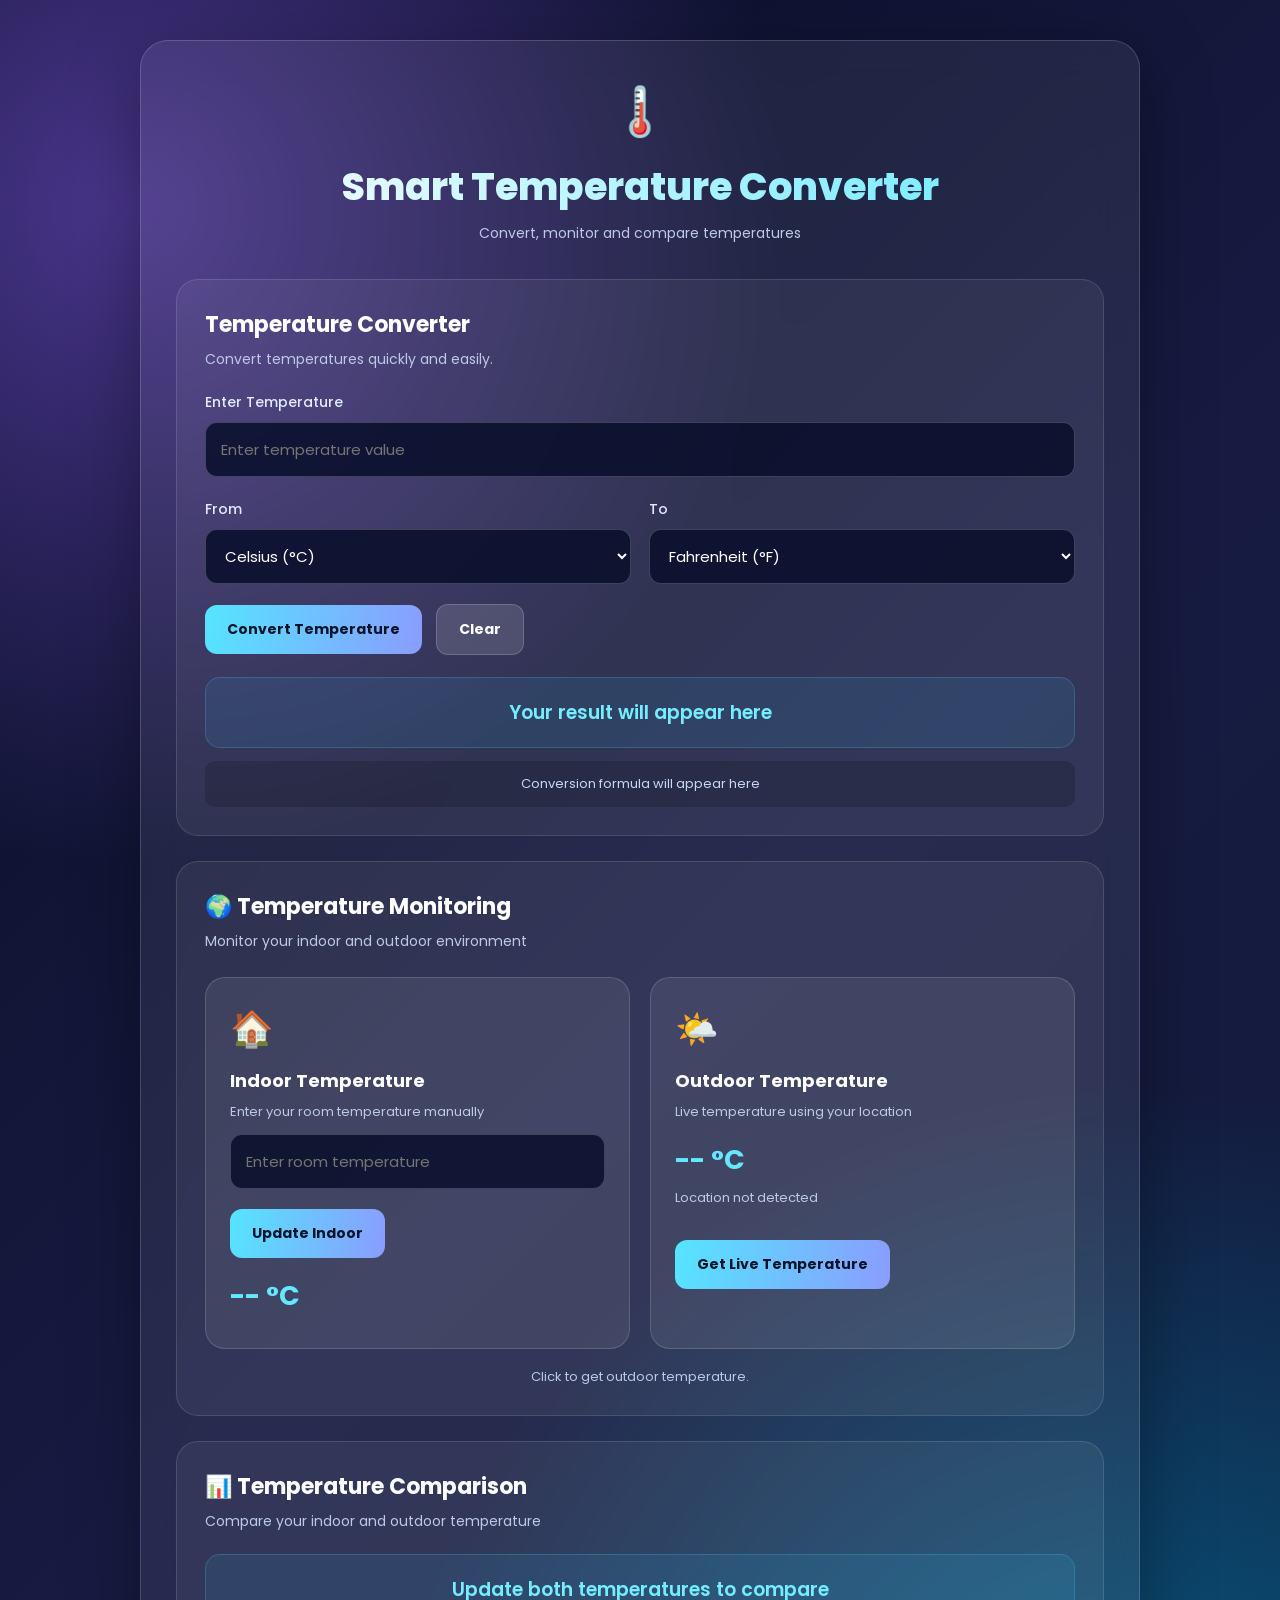
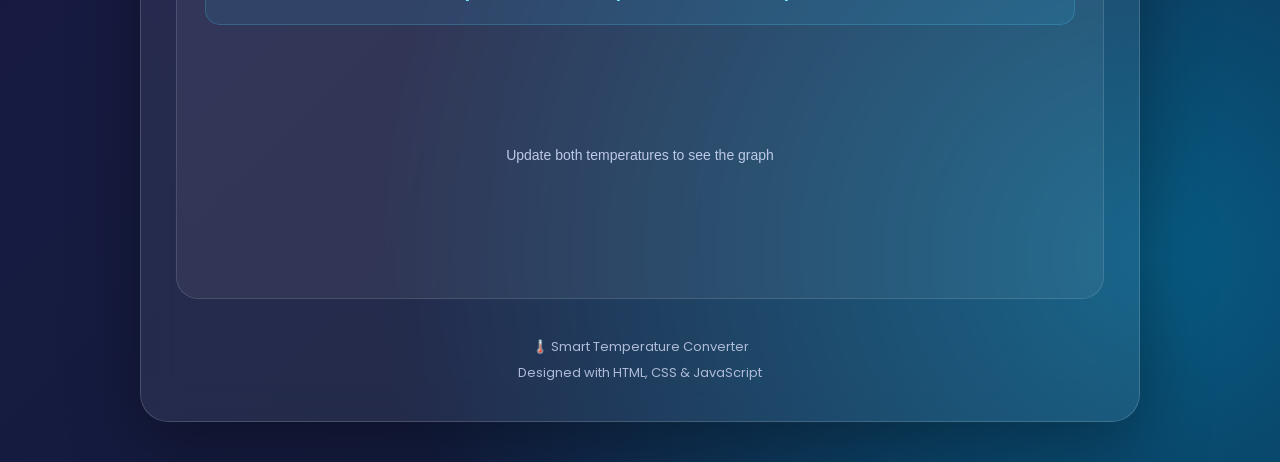
<file: index.html>
<!DOCTYPE html>
<html lang="en">
<head>
    <meta charset="UTF-8">
    <meta name="viewport" content="width=device-width, initial-scale=1.0">

    <title>Smart Temperature Converter</title>

    <link rel="stylesheet" href="style.css">
</head>

<body>

<div class="container">

    <div class="converter">

        <!-- HEADER -->

        <header class="main-header">
            <div class="logo">🌡️</div>
            <h1>Smart Temperature Converter</h1>
            <p>Convert, monitor and compare temperatures</p>
        </header>


        <!-- TEMPERATURE CONVERTER -->

        <section class="conversion-section">

            <h2>Temperature Converter</h2>
            <p>Convert temperatures quickly and easily.</p>

            <label for="temperature">Enter Temperature</label>

            <input
                type="number"
                id="temperature"
                placeholder="Enter temperature value"
            >

            <div class="units">

                <div>
                    <label for="fromUnit">From</label>

                    <select id="fromUnit">
                        <option value="C">Celsius (°C)</option>
                        <option value="F">Fahrenheit (°F)</option>
                        <option value="K">Kelvin (K)</option>
                    </select>
                </div>

                <div>
                    <label for="toUnit">To</label>

                    <select id="toUnit">
                        <option value="F">Fahrenheit (°F)</option>
                        <option value="C">Celsius (°C)</option>
                        <option value="K">Kelvin (K)</option>
                    </select>
                </div>

            </div>

            <button id="convertBtn">
                Convert Temperature
            </button>

            <button id="clearBtn" class="clear">
                Clear
            </button>

            <div class="result" id="result">
                Your result will appear here
            </div>

            <div id="formula" class="formula">
                Conversion formula will appear here
            </div>

        </section>


        <!-- SMART TEMPERATURE DASHBOARD -->

        <section class="dashboard">

            <h2>🌍 Temperature Monitoring</h2>

            <p>Monitor your indoor and outdoor environment</p>

            <div class="monitor-cards">

                <!-- INDOOR -->

                <div class="monitor-card indoor">

                    <div class="card-icon">🏠</div>

                    <h3>Indoor Temperature</h3>

                    <p>Enter your room temperature manually</p>

                    <input
                        type="number"
                        id="indoorTemp"
                        placeholder="Enter room temperature"
                    >

                    <button id="indoorBtn">
                        Update Indoor
                    </button>

                    <h2 id="indoorDisplay">-- °C</h2>

                </div>


                <!-- OUTDOOR -->

                <div class="monitor-card outdoor">

                    <div class="card-icon">🌤️</div>

                    <h3>Outdoor Temperature</h3>

                    <p>Live temperature using your location</p>

                    <h2 id="outdoorDisplay">-- °C</h2>

                    <p id="locationDisplay">
                        Location not detected
                    </p>

                    <button id="weatherBtn">
                        Get Live Temperature
                    </button>

                </div>

            </div>

            <p id="weatherStatus">
                Click to get outdoor temperature.
            </p>

        </section>


        <!-- TEMPERATURE COMPARISON -->

        <section class="comparison-section">

            <h2>📊 Temperature Comparison</h2>

            <p>Compare your indoor and outdoor temperature</p>

            <div id="comparisonResult" class="result">
                Update both temperatures to compare
            </div>

        </section>


        <!-- FOOTER -->

        <footer>
            <p>🌡️ Smart Temperature Converter</p>
            <p>Designed with HTML, CSS & JavaScript</p>
        </footer>

    </div>

</div>

<script src="script.js"></script>

</body>
</html>
</file>
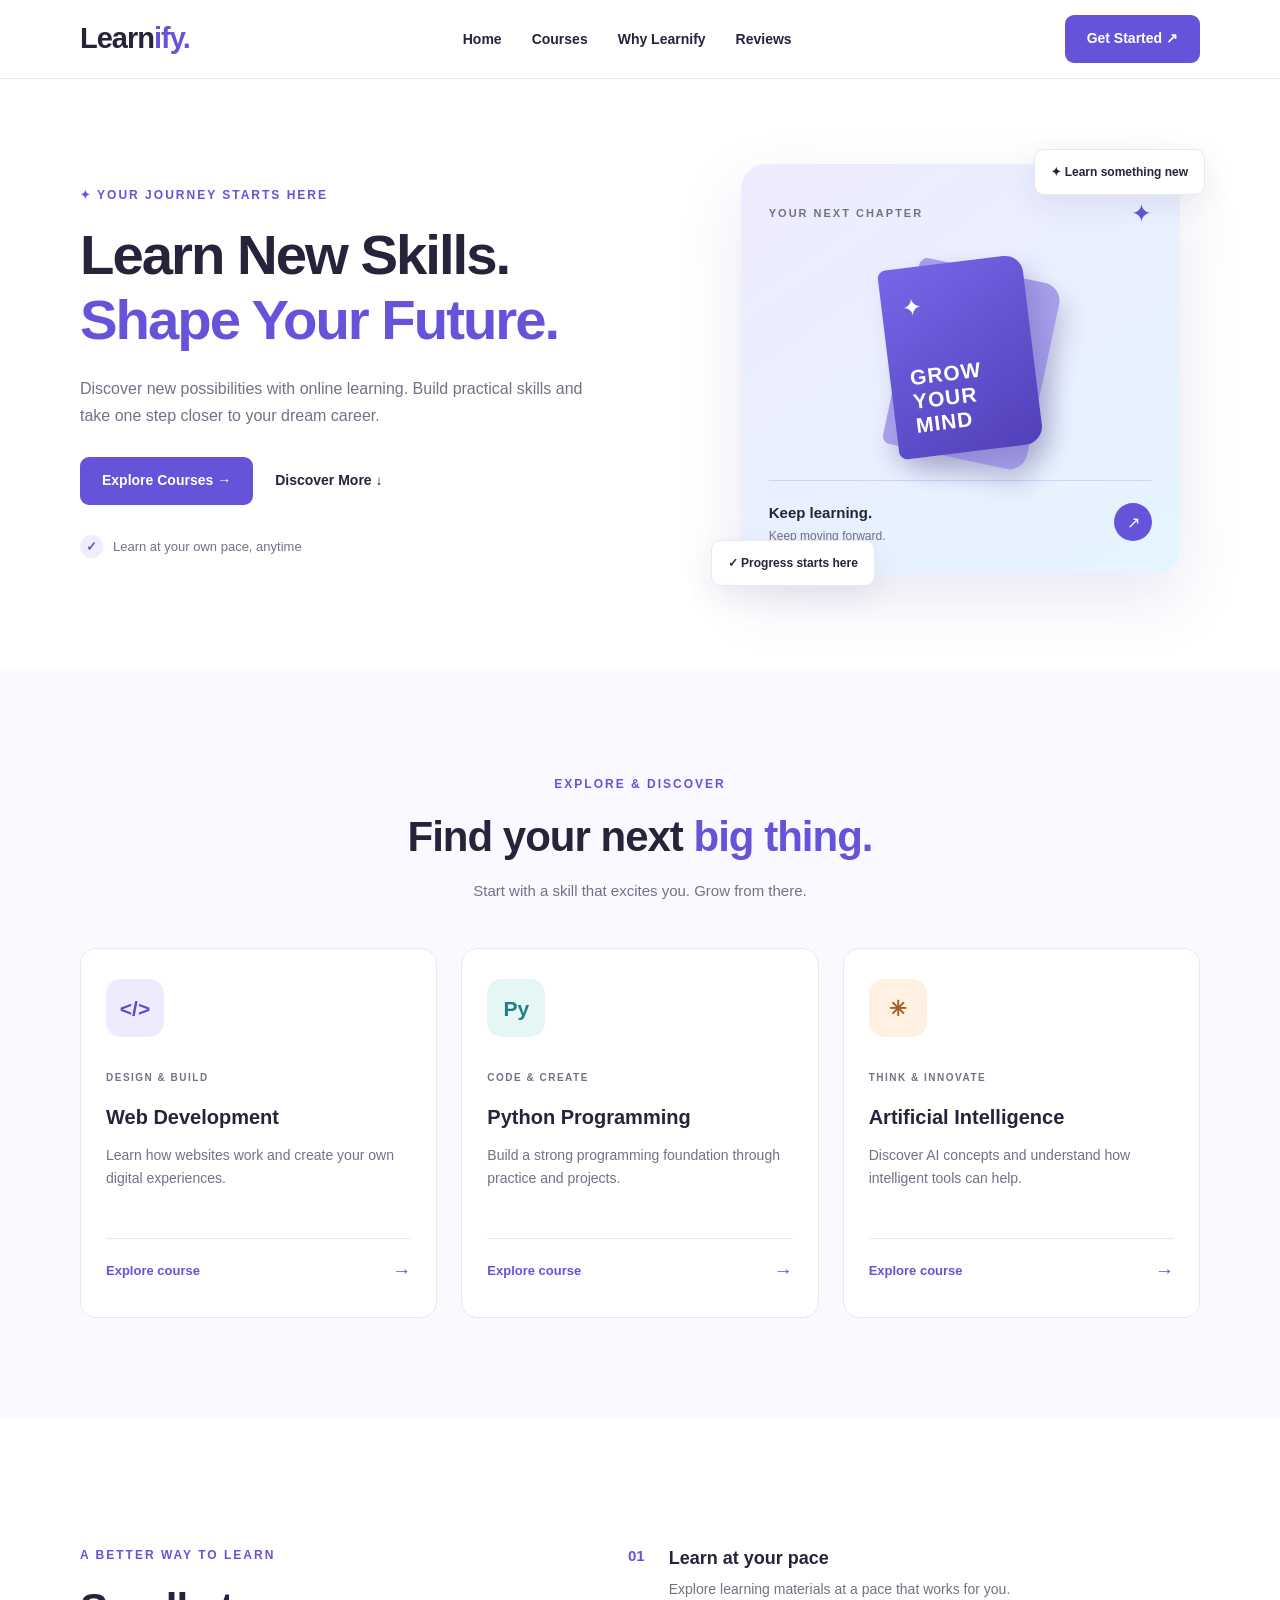
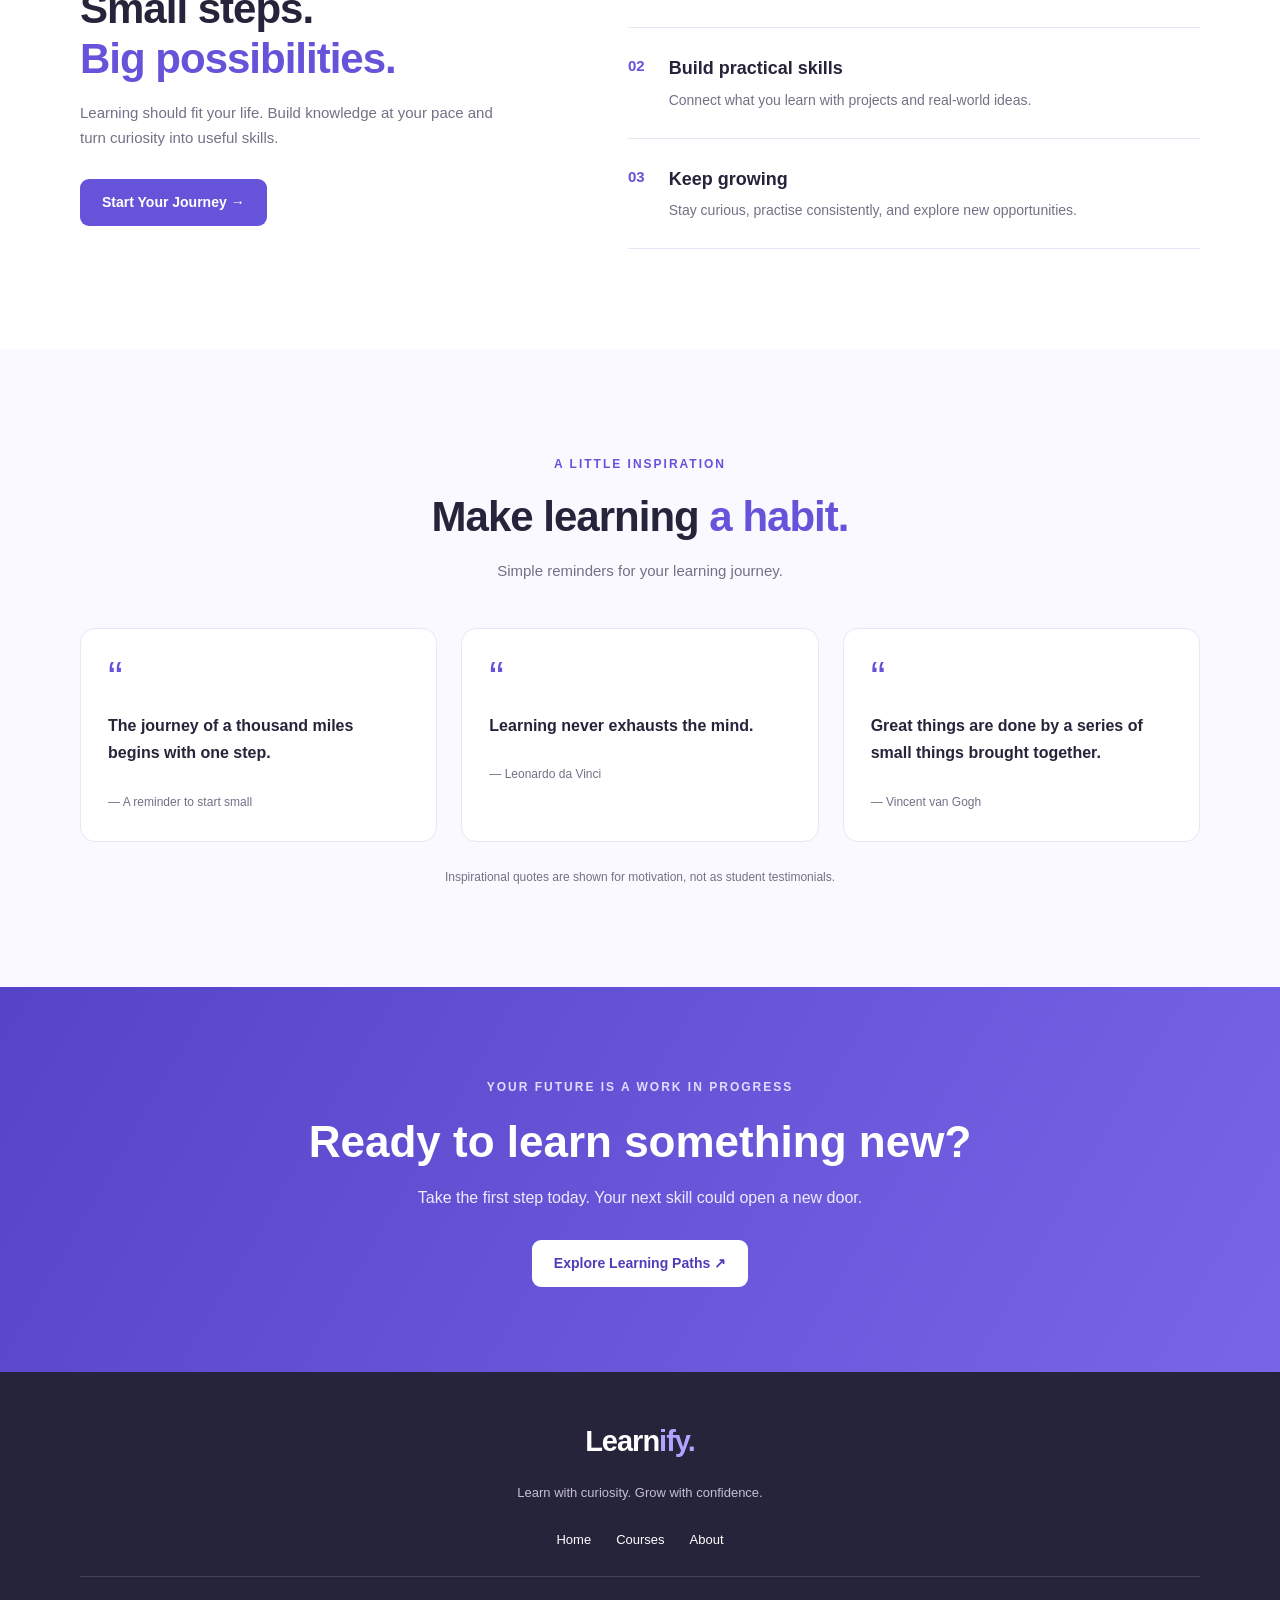
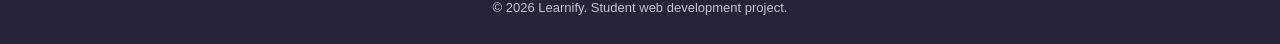
<file: WebDev-L1-LandingPage/index.html>
<!DOCTYPE html>
<html lang="en">
<head>
    <meta charset="UTF-8">
    <meta name="viewport" content="width=device-width, initial-scale=1.0">
    <meta name="description" content="Learnify helps you explore online courses and develop skills for your future.">
    <title>Learnify | Learn Without Limits</title>
    <link rel="stylesheet" href="style.css">
</head>
<body>

    <header class="header">
        <nav class="navbar container">
            <a href="#home" class="logo">Learn<span>ify.</span></a>

            <ul class="nav-links">
                <li><a href="#home">Home</a></li>
                <li><a href="#courses">Courses</a></li>
                <li><a href="#benefits">Why Learnify</a></li>
                <li><a href="#reviews">Reviews</a></li>
            </ul>

            <a href="#courses" class="button nav-button">Get Started ↗</a>
        </nav>
    </header>

    <main>
        <section class="hero container" id="home">
            <div class="hero-content">
                <span class="eyebrow">✦ YOUR JOURNEY STARTS HERE</span>

                <h1>Learn New Skills.<br>
                    <span>Shape Your Future.</span>
                </h1>

                <p class="hero-text">
                    Discover new possibilities with online learning.
                    Build practical skills and take one step closer
                    to your dream career.
                </p>

                <div class="hero-actions">
                    <a href="#courses" class="button primary-button">
                        Explore Courses →
                    </a>
                    <a href="#benefits" class="text-button">
                        Discover More ↓
                    </a>
                </div>

                <div class="hero-note">
                    <span class="note-icon">✓</span>
                    Learn at your own pace, anytime
                </div>
            </div>

            <div class="hero-visual">
                <div class="visual-card">
                    <div class="visual-top">
                        <span class="visual-label">YOUR NEXT CHAPTER</span>
                        <span class="sparkle">✦</span>
                    </div>

                    <div class="book-illustration">
                        <div class="book book-back"></div>
                        <div class="book book-front">
                            <span class="book-symbol">✦</span>
                            <span class="book-title">GROW<br>YOUR<br>MIND</span>
                        </div>
                    </div>

                    <div class="visual-bottom">
                        <div>
                            <strong>Keep learning.</strong>
                            <p>Keep moving forward.</p>
                        </div>
                        <span class="round-arrow">↗</span>
                    </div>
                </div>

                <div class="floating-badge badge-top">✦ Learn something new</div>
                <div class="floating-badge badge-bottom">✓ Progress starts here</div>
            </div>
        </section>

        <section class="courses section" id="courses">
            <div class="container">
                <div class="section-heading">
                    <span class="eyebrow">EXPLORE & DISCOVER</span>
                    <h2>Find your next <span>big thing.</span></h2>
                    <p>Start with a skill that excites you. Grow from there.</p>
                </div>

                <div class="course-grid">
                    <article class="course-card">
                        <div class="course-icon web-icon">&lt;/&gt;</div>
                        <span class="course-tag">DESIGN & BUILD</span>
                        <h3>Web Development</h3>
                        <p>Learn how websites work and create your own digital experiences.</p>
                        <a href="#get-started" class="course-link">Explore course <span>→</span></a>
                    </article>

                    <article class="course-card">
                        <div class="course-icon python-icon">Py</div>
                        <span class="course-tag">CODE & CREATE</span>
                        <h3>Python Programming</h3>
                        <p>Build a strong programming foundation through practice and projects.</p>
                        <a href="#get-started" class="course-link">Explore course <span>→</span></a>
                    </article>

                    <article class="course-card">
                        <div class="course-icon ai-icon">✳</div>
                        <span class="course-tag">THINK & INNOVATE</span>
                        <h3>Artificial Intelligence</h3>
                        <p>Discover AI concepts and understand how intelligent tools can help.</p>
                        <a href="#get-started" class="course-link">Explore course <span>→</span></a>
                    </article>
                </div>
            </div>
        </section>

        <section class="benefits section" id="benefits">
            <div class="container benefits-layout">
                <div class="benefits-intro">
                    <span class="eyebrow">A BETTER WAY TO LEARN</span>
                    <h2>Small steps.<br><span>Big possibilities.</span></h2>
                    <p>
                        Learning should fit your life. Build knowledge
                        at your pace and turn curiosity into useful skills.
                    </p>
                    <a href="#get-started" class="button primary-button">
                        Start Your Journey →
                    </a>
                </div>

                <div class="benefit-list">
                    <article class="benefit-item">
                        <span class="benefit-number">01</span>
                        <div>
                            <h3>Learn at your pace</h3>
                            <p>Explore learning materials at a pace that works for you.</p>
                        </div>
                    </article>

                    <article class="benefit-item">
                        <span class="benefit-number">02</span>
                        <div>
                            <h3>Build practical skills</h3>
                            <p>Connect what you learn with projects and real-world ideas.</p>
                        </div>
                    </article>

                    <article class="benefit-item">
                        <span class="benefit-number">03</span>
                        <div>
                            <h3>Keep growing</h3>
                            <p>Stay curious, practise consistently, and explore new opportunities.</p>
                        </div>
                    </article>
                </div>
            </div>
        </section>

        <section class="reviews section" id="reviews">
            <div class="container">
                <div class="section-heading">
                    <span class="eyebrow">A LITTLE INSPIRATION</span>
                    <h2>Make learning <span>a habit.</span></h2>
                    <p>Simple reminders for your learning journey.</p>
                </div>

                <div class="review-grid">
                    <article class="review-card">
                        <div class="quote-mark">“</div>
                        <p>The journey of a thousand miles begins with one step.</p>
                        <span class="review-author">— A reminder to start small</span>
                    </article>

                    <article class="review-card">
                        <div class="quote-mark">“</div>
                        <p>Learning never exhausts the mind.</p>
                        <span class="review-author">— Leonardo da Vinci</span>
                    </article>

                    <article class="review-card">
                        <div class="quote-mark">“</div>
                        <p>Great things are done by a series of small things brought together.</p>
                        <span class="review-author">— Vincent van Gogh</span>
                    </article>
                </div>
                <p class="disclaimer">Inspirational quotes are shown for motivation, not as student testimonials.</p>
            </div>
        </section>

        <section class="get-started" id="get-started">
            <div class="container cta-content">
                <span class="eyebrow">YOUR FUTURE IS A WORK IN PROGRESS</span>
                <h2>Ready to learn something new?</h2>
                <p>Take the first step today. Your next skill could open a new door.</p>
                <a href="#courses" class="button cta-button">Explore Learning Paths ↗</a>
            </div>
        </section>
    </main>

    <footer class="footer">
        <div class="container footer-content">
            <a href="#home" class="logo footer-logo">Learn<span>ify.</span></a>
            <p>Learn with curiosity. Grow with confidence.</p>
            <div class="footer-links">
                <a href="#home">Home</a>
                <a href="#courses">Courses</a>
                <a href="#benefits">About</a>
            </div>
            <p class="copyright">© 2026 Learnify. Student web development project.</p>
        </div>
    </footer>

</body>
</html>
</file>
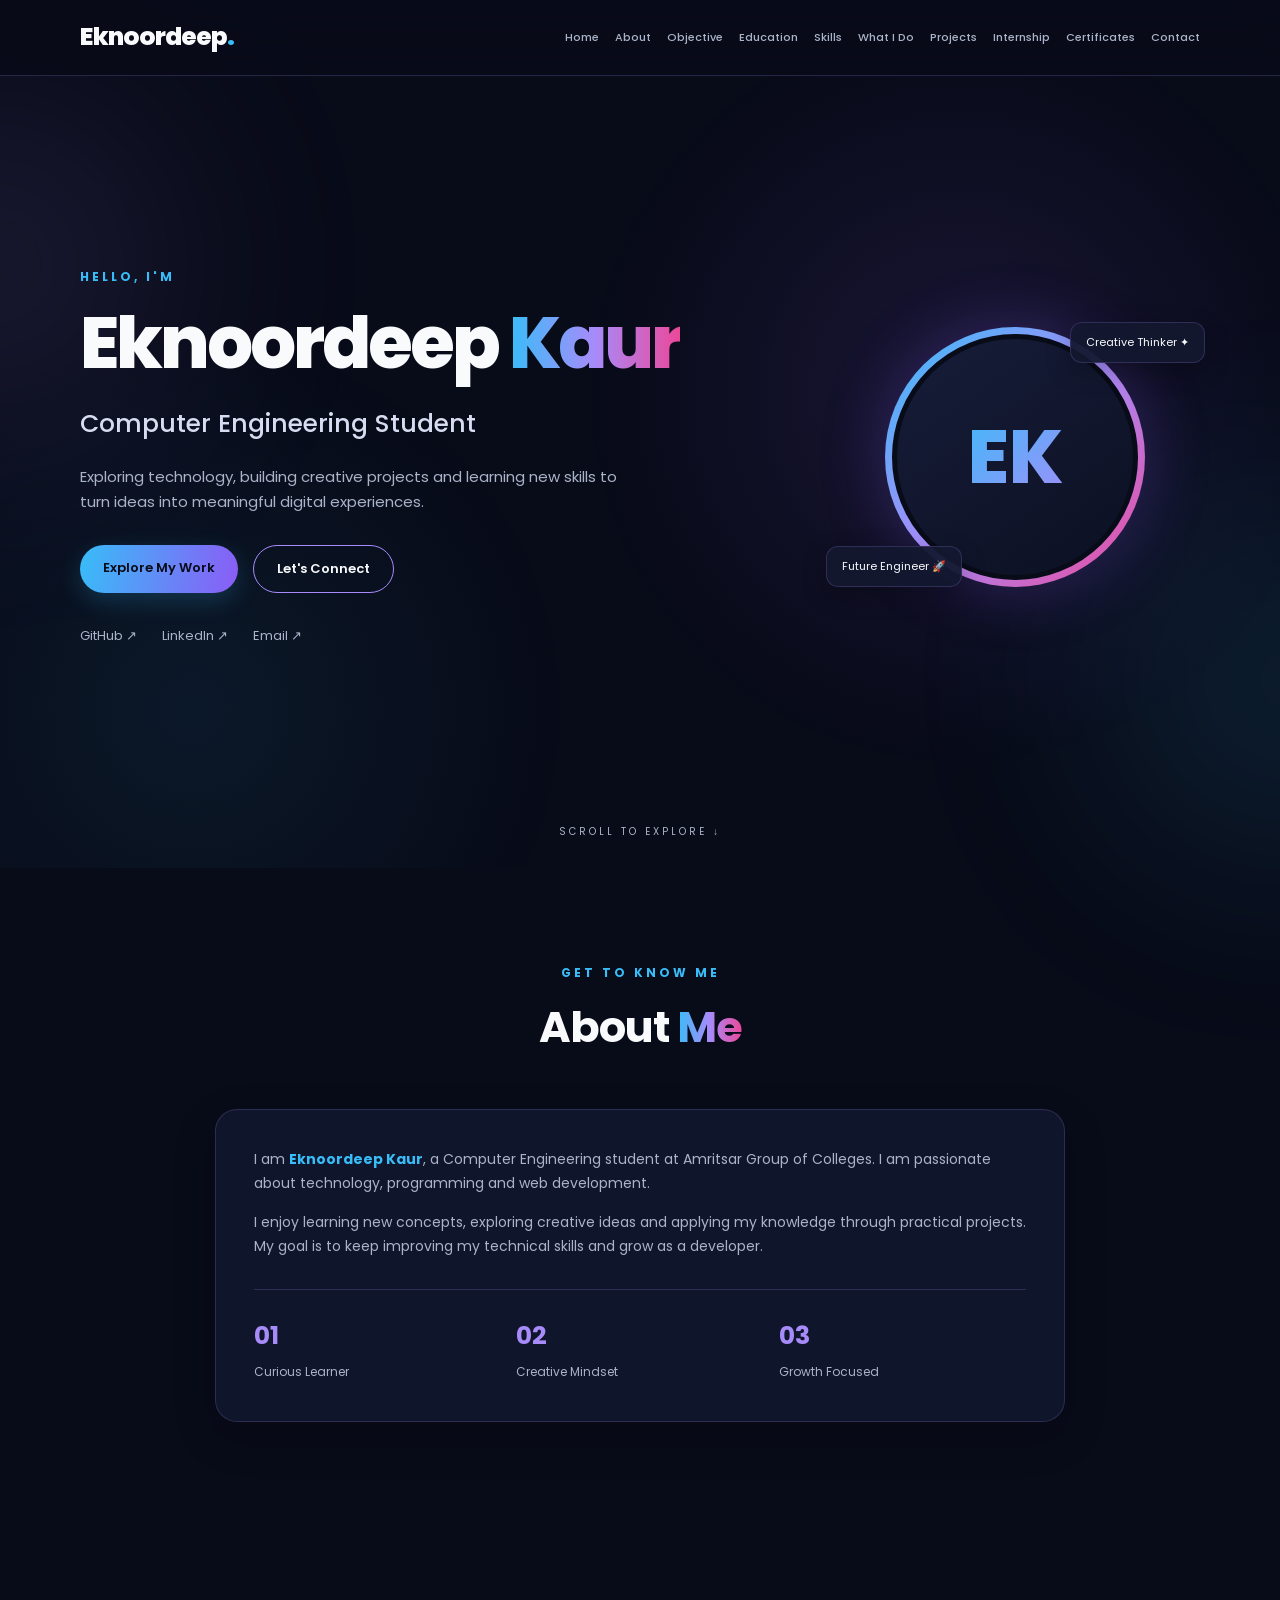
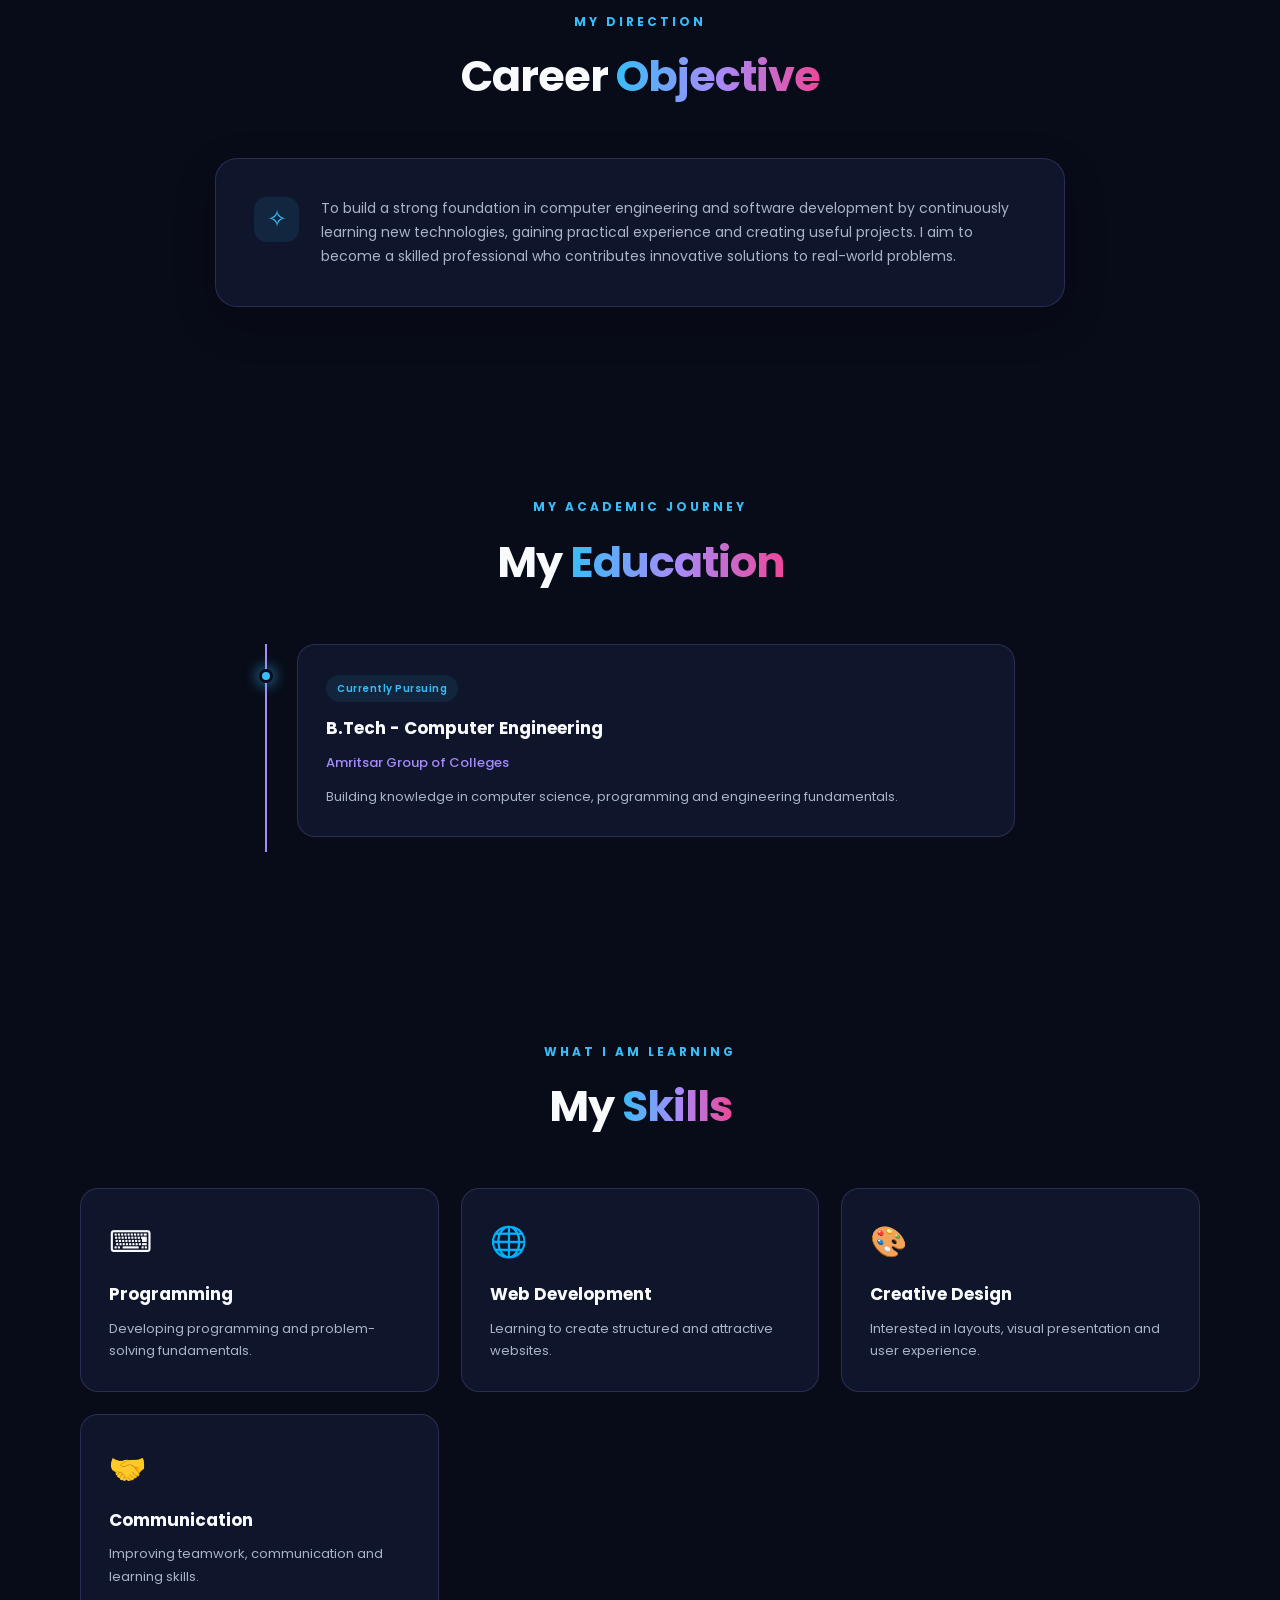
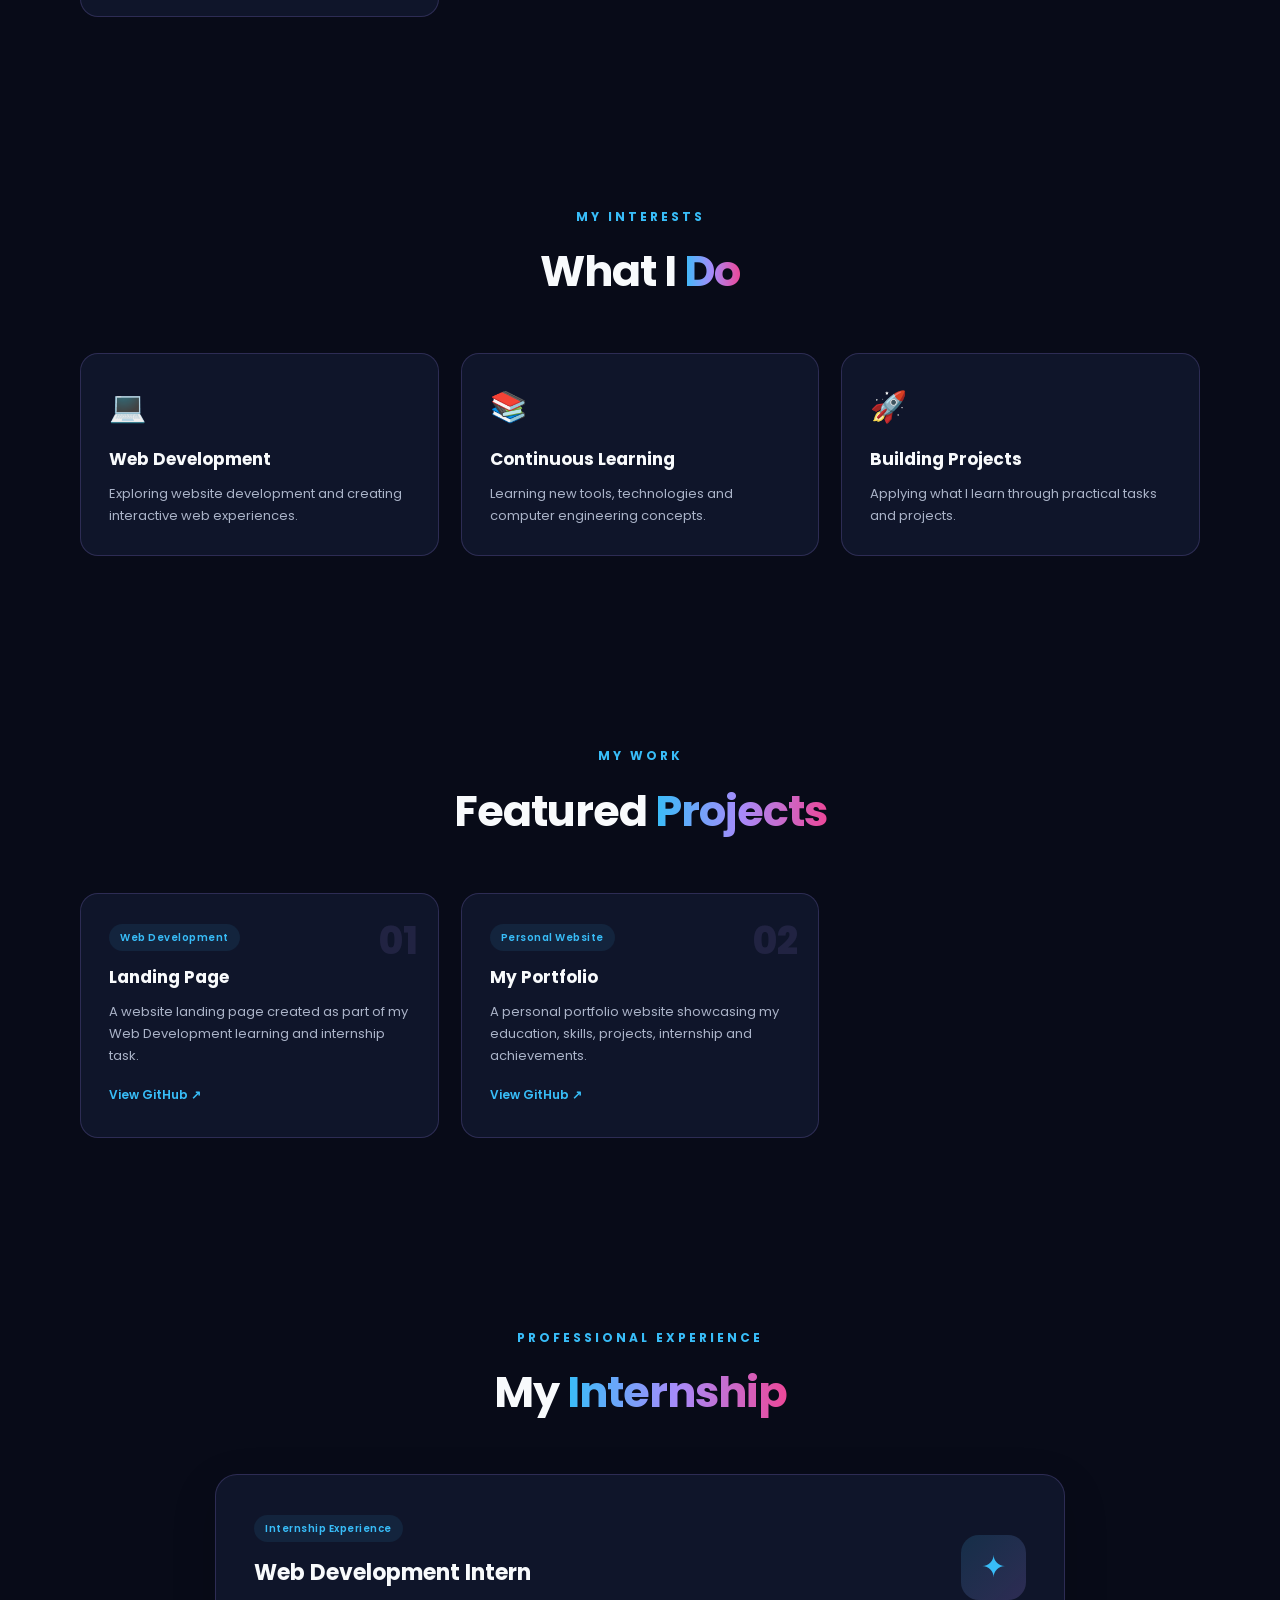
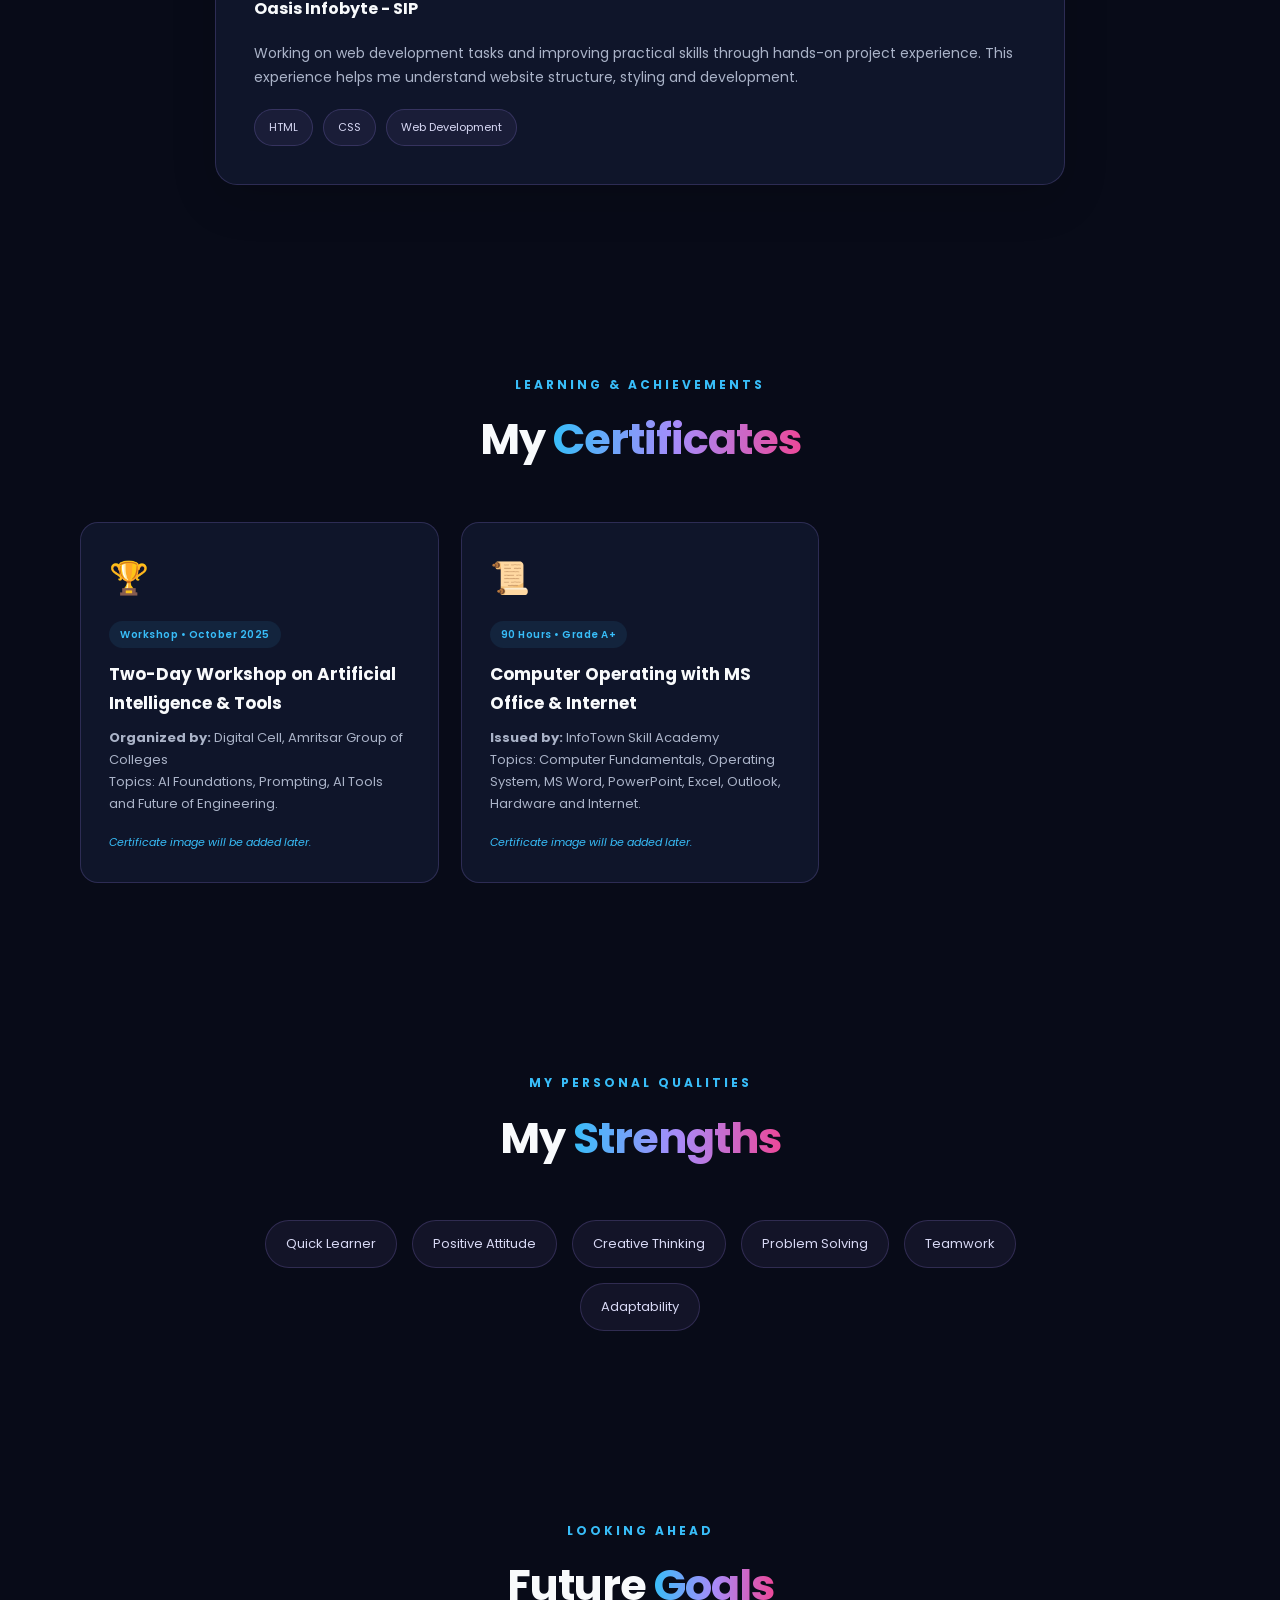
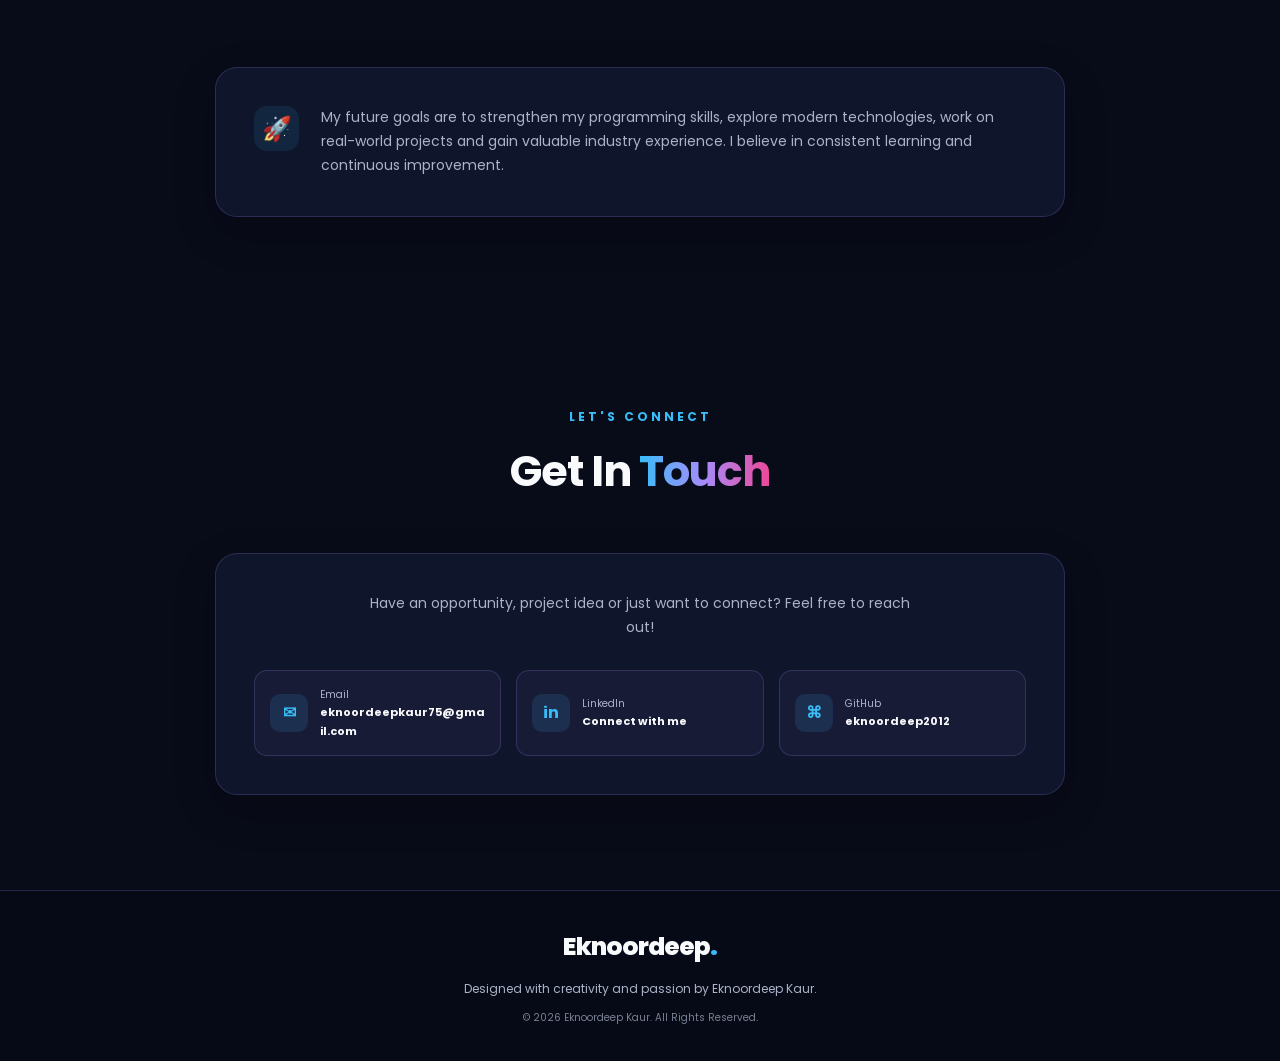
<file: WebDev-L1-Portfolio/index.html>
<!DOCTYPE html>
<html lang="en">
<head>
    <meta charset="UTF-8">
    <meta name="viewport" content="width=device-width, initial-scale=1.0">
    <meta name="description" content="Eknoordeep Kaur - Computer Engineering Student and Aspiring Developer">
    <title>Eknoordeep Kaur | Creative Portfolio</title>

    <link rel="preconnect" href="https://fonts.googleapis.com">
    <link rel="preconnect" href="https://fonts.gstatic.com" crossorigin>
    <link href="https://fonts.googleapis.com/css2?family=Poppins:wght@300;400;500;600;700;800&display=swap" rel="stylesheet">

    <link rel="stylesheet" href="style.css">
</head>
<body>

    <!-- Navigation -->
    <header class="header">
        <nav class="navbar container">
            <a href="#home" class="logo">Eknoordeep<span>.</span></a>

            <div class="nav-links">
                <a href="#home">Home</a>
                <a href="#about">About</a>
                <a href="#objective">Objective</a>
                <a href="#education">Education</a>
                <a href="#skills">Skills</a>
                <a href="#whatido">What I Do</a>
                <a href="#projects">Projects</a>
                <a href="#internship">Internship</a>
                <a href="#certificates">Certificates</a>
                <a href="#contact">Contact</a>
            </div>
        </nav>
    </header>

    <main>

        <!-- Home -->
        <section class="hero section" id="home">
            <div class="hero-content container">
                <div class="hero-text">
                    <p class="intro">HELLO, I'M</p>
                    <h1>Eknoordeep <span>Kaur</span></h1>
                    <h2>Computer Engineering Student</h2>
                    <p class="hero-description">
                        Exploring technology, building creative projects and
                        learning new skills to turn ideas into meaningful digital experiences.
                    </p>

                    <div class="hero-buttons">
                        <a href="#projects" class="btn btn-primary">Explore My Work</a>
                        <a href="#contact" class="btn btn-outline">Let's Connect</a>
                    </div>

                    <div class="social-links">
                        <a href="https://github.com/eknoordeep2012" target="_blank" rel="noopener noreferrer">GitHub ↗</a>
                        <a href="https://www.linkedin.com/in/eknoordeep-kaur-76b330388/" target="_blank" rel="noopener noreferrer">LinkedIn ↗</a>
                        <a href="mailto:eknoordeepkaur75@gmail.com">Email ↗</a>
                    </div>
                </div>

                <div class="hero-visual">
                    <div class="profile-glow">
                        <div class="profile-placeholder">
                            <span>EK</span>
                        </div>
                    </div>
                    <div class="floating-tag tag-one">Creative Thinker ✦</div>
                    <div class="floating-tag tag-two">Future Engineer 🚀</div>
                </div>
            </div>
            <a href="#about" class="scroll-down">SCROLL TO EXPLORE ↓</a>
        </section>

        <!-- About -->
        <section class="section" id="about">
            <div class="container">
                <div class="section-heading">
                    <p class="section-label">GET TO KNOW ME</p>
                    <h2>About <span>Me</span></h2>
                </div>

                <div class="about-card">
                    <p>
                        I am <strong>Eknoordeep Kaur</strong>, a Computer Engineering
                        student at Amritsar Group of Colleges. I am passionate about
                        technology, programming and web development.
                    </p>
                    <p>
                        I enjoy learning new concepts, exploring creative ideas and
                        applying my knowledge through practical projects. My goal is
                        to keep improving my technical skills and grow as a developer.
                    </p>

                    <div class="about-highlights">
                        <div><strong>01</strong><span>Curious Learner</span></div>
                        <div><strong>02</strong><span>Creative Mindset</span></div>
                        <div><strong>03</strong><span>Growth Focused</span></div>
                    </div>
                </div>
            </div>
        </section>

        <!-- Career Objective -->
        <section class="section" id="objective">
            <div class="container">
                <div class="section-heading">
                    <p class="section-label">MY DIRECTION</p>
                    <h2>Career <span>Objective</span></h2>
                </div>

                <div class="objective-card">
                    <div class="objective-icon">✧</div>
                    <p>
                        To build a strong foundation in computer engineering and
                        software development by continuously learning new technologies,
                        gaining practical experience and creating useful projects.
                        I aim to become a skilled professional who contributes
                        innovative solutions to real-world problems.
                    </p>
                </div>
            </div>
        </section>

        <!-- Education -->
        <section class="section" id="education">
            <div class="container">
                <div class="section-heading">
                    <p class="section-label">MY ACADEMIC JOURNEY</p>
                    <h2>My <span>Education</span></h2>
                </div>

                <div class="timeline">
                    <div class="timeline-item">
                        <div class="timeline-dot"></div>
                        <div class="content-card">
                            <span class="card-tag">Currently Pursuing</span>
                            <h3>B.Tech - Computer Engineering</h3>
                            <h4>Amritsar Group of Colleges</h4>
                            <p>Building knowledge in computer science, programming
                                and engineering fundamentals.</p>
                        </div>
                    </div>
                </div>
            </div>
        </section>

        <!-- Skills -->
        <section class="section" id="skills">
            <div class="container">
                <div class="section-heading">
                    <p class="section-label">WHAT I AM LEARNING</p>
                    <h2>My <span>Skills</span></h2>
                </div>

                <div class="card-grid">
                    <div class="content-card skill-card">
                        <div class="card-icon">⌨</div>
                        <h3>Programming</h3>
                        <p>Developing programming and problem-solving fundamentals.</p>
                    </div>

                    <div class="content-card skill-card">
                        <div class="card-icon">🌐</div>
                        <h3>Web Development</h3>
                        <p>Learning to create structured and attractive websites.</p>
                    </div>

                    <div class="content-card skill-card">
                        <div class="card-icon">🎨</div>
                        <h3>Creative Design</h3>
                        <p>Interested in layouts, visual presentation and user experience.</p>
                    </div>

                    <div class="content-card skill-card">
                        <div class="card-icon">🤝</div>
                        <h3>Communication</h3>
                        <p>Improving teamwork, communication and learning skills.</p>
                    </div>
                </div>
            </div>
        </section>

        <!-- What I Do -->
        <section class="section" id="whatido">
            <div class="container">
                <div class="section-heading">
                    <p class="section-label">MY INTERESTS</p>
                    <h2>What I <span>Do</span></h2>
                </div>

                <div class="card-grid">
                    <div class="content-card">
                        <div class="card-icon">💻</div>
                        <h3>Web Development</h3>
                        <p>Exploring website development and creating interactive web experiences.</p>
                    </div>

                    <div class="content-card">
                        <div class="card-icon">📚</div>
                        <h3>Continuous Learning</h3>
                        <p>Learning new tools, technologies and computer engineering concepts.</p>
                    </div>

                    <div class="content-card">
                        <div class="card-icon">🚀</div>
                        <h3>Building Projects</h3>
                        <p>Applying what I learn through practical tasks and projects.</p>
                    </div>
                </div>
            </div>
        </section>

        <!-- Projects -->
        <section class="section" id="projects">
            <div class="container">
                <div class="section-heading">
                    <p class="section-label">MY WORK</p>
                    <h2>Featured <span>Projects</span></h2>
                </div>

                <div class="card-grid">
                    <div class="content-card project-card">
                        <div class="project-number">01</div>
                        <span class="card-tag">Web Development</span>
                        <h3>Landing Page</h3>
                        <p>
                            A website landing page created as part of my
                            Web Development learning and internship task.
                        </p>
                        <a href="https://github.com/eknoordeep2012" target="_blank"
                           rel="noopener noreferrer" class="text-link">View GitHub ↗</a>
                    </div>

                    <div class="content-card project-card">
                        <div class="project-number">02</div>
                        <span class="card-tag">Personal Website</span>
                        <h3>My Portfolio</h3>
                        <p>
                            A personal portfolio website showcasing my education,
                            skills, projects, internship and achievements.
                        </p>
                        <a href="https://github.com/eknoordeep2012" target="_blank"
                           rel="noopener noreferrer" class="text-link">View GitHub ↗</a>
                    </div>
                </div>
            </div>
        </section>

        <!-- Internship -->
        <section class="section" id="internship">
            <div class="container">
                <div class="section-heading">
                    <p class="section-label">PROFESSIONAL EXPERIENCE</p>
                    <h2>My <span>Internship</span></h2>
                </div>

                <div class="internship-card">
                    <div class="internship-top">
                        <div>
                            <span class="card-tag">Internship Experience</span>
                            <h3>Web Development Intern</h3>
                            <h4>Oasis Infobyte - SIP</h4>
                        </div>
                        <div class="internship-icon">✦</div>
                    </div>
                    <p>
                        Working on web development tasks and improving practical
                        skills through hands-on project experience. This experience
                        helps me understand website structure, styling and development.
                    </p>
                    <div class="tech-tags">
                        <span>HTML</span>
                        <span>CSS</span>
                        <span>Web Development</span>
                    </div>
                </div>
            </div>
        </section>

        <!-- Certificates -->
        <section class="section" id="certificates">
            <div class="container">
                <div class="section-heading">
                    <p class="section-label">LEARNING & ACHIEVEMENTS</p>
                    <h2>My <span>Certificates</span></h2>
                </div>

                <div class="card-grid">
                    <div class="content-card certificate-card">
                        <div class="certificate-icon">🏆</div>
                        <span class="card-tag">Workshop • October 2025</span>
                        <h3>Two-Day Workshop on Artificial Intelligence & Tools</h3>
                        <p><strong>Organized by:</strong> Digital Cell, Amritsar Group of Colleges</p>
                        <p>Topics: AI Foundations, Prompting, AI Tools and Future of Engineering.</p>
                        <span class="certificate-note">Certificate image will be added later.</span>
                    </div>

                    <div class="content-card certificate-card">
                        <div class="certificate-icon">📜</div>
                        <span class="card-tag">90 Hours • Grade A+</span>
                        <h3>Computer Operating with MS Office & Internet</h3>
                        <p><strong>Issued by:</strong> InfoTown Skill Academy</p>
                        <p>Topics: Computer Fundamentals, Operating System, MS Word,
                           PowerPoint, Excel, Outlook, Hardware and Internet.</p>
                        <span class="certificate-note">Certificate image will be added later.</span>
                    </div>
                </div>
            </div>
        </section>

        <!-- Strengths -->
        <section class="section" id="strengths">
            <div class="container">
                <div class="section-heading">
                    <p class="section-label">MY PERSONAL QUALITIES</p>
                    <h2>My <span>Strengths</span></h2>
                </div>

                <div class="strength-list">
                    <span>Quick Learner</span>
                    <span>Positive Attitude</span>
                    <span>Creative Thinking</span>
                    <span>Problem Solving</span>
                    <span>Teamwork</span>
                    <span>Adaptability</span>
                </div>
            </div>
        </section>

        <!-- Future Goals -->
        <section class="section" id="goals">
            <div class="container">
                <div class="section-heading">
                    <p class="section-label">LOOKING AHEAD</p>
                    <h2>Future <span>Goals</span></h2>
                </div>

                <div class="objective-card">
                    <div class="objective-icon">🚀</div>
                    <p>
                        My future goals are to strengthen my programming skills,
                        explore modern technologies, work on real-world projects
                        and gain valuable industry experience. I believe in
                        consistent learning and continuous improvement.
                    </p>
                </div>
            </div>
        </section>

        <!-- Contact -->
        <section class="section" id="contact">
            <div class="container">
                <div class="section-heading">
                    <p class="section-label">LET'S CONNECT</p>
                    <h2>Get In <span>Touch</span></h2>
                </div>

                <div class="contact-card">
                    <p>
                        Have an opportunity, project idea or just want to connect?
                        Feel free to reach out!
                    </p>

                    <div class="contact-links">
                        <a href="mailto:eknoordeepkaur75@gmail.com">
                            <span>✉</span>
                            <div><small>Email</small><strong>eknoordeepkaur75@gmail.com</strong></div>
                        </a>

                        <a href="https://www.linkedin.com/in/eknoordeep-kaur-76b330388/"
                           target="_blank" rel="noopener noreferrer">
                            <span>in</span>
                            <div><small>LinkedIn</small><strong>Connect with me</strong></div>
                        </a>

                        <a href="https://github.com/eknoordeep2012"
                           target="_blank" rel="noopener noreferrer">
                            <span>⌘</span>
                            <div><small>GitHub</small><strong>eknoordeep2012</strong></div>
                        </a>
                    </div>
                </div>
            </div>
        </section>

    </main>

    <!-- Footer -->
    <footer class="footer">
        <div class="container">
            <a href="#home" class="logo">Eknoordeep<span>.</span></a>
            <p>Designed with creativity and passion by Eknoordeep Kaur.</p>
            <p class="copyright">© 2026 Eknoordeep Kaur. All Rights Reserved.</p>
        </div>
    </footer>

</body>
</html>
</file>
<file: style.css>
/* ===== SMART TEMPERATURE CONVERTER ===== */

@import url('https://fonts.googleapis.com/css2?family=Poppins:wght@300;400;500;600;700;800&display=swap');

* {
    margin: 0;
    padding: 0;
    box-sizing: border-box;
}

body {
    font-family: 'Poppins', sans-serif;
    min-height: 100vh;
    padding: 40px 18px;
    color: #ffffff;
    background:
        radial-gradient(circle at 10% 10%, #49358b 0, transparent 30%),
        radial-gradient(circle at 90% 90%, #075b83 0, transparent 35%),
        linear-gradient(135deg, #090d25, #171b42, #101b38);
}

.container {
    width: 100%;
    max-width: 1000px;
    margin: auto;
}

.converter {
    width: 100%;
    padding: 35px;
    border: 1px solid rgba(255,255,255,0.16);
    border-radius: 28px;
    background: rgba(255,255,255,0.07);
    backdrop-filter: blur(18px);
    box-shadow: 0 20px 70px rgba(0,0,0,0.35);
}

.main-header {
    text-align: center;
    margin-bottom: 35px;
}

.logo {
    font-size: 48px;
    margin-bottom: 10px;
}

.main-header h1 {
    font-size: clamp(26px, 5vw, 38px);
    font-weight: 800;
    background: linear-gradient(90deg, #ffffff, #65e8ff);
    -webkit-background-clip: text;
    -webkit-text-fill-color: transparent;
}

.main-header p,
.conversion-section > p,
.dashboard > p,
.comparison-section > p {
    color: #bdc9e7;
    font-size: 14px;
    margin-top: 8px;
}

.conversion-section,
.dashboard,
.comparison-section {
    padding: 28px;
    margin-top: 25px;
    border-radius: 22px;
    background: rgba(255,255,255,0.06);
    border: 1px solid rgba(255,255,255,0.12);
}

h2 {
    font-size: 22px;
    margin-bottom: 8px;
}

label {
    display: block;
    margin: 22px 0 9px;
    color: #e1eaff;
    font-size: 14px;
    font-weight: 500;
}

input,
select {
    width: 100%;
    padding: 15px;
    border: 1px solid rgba(255,255,255,0.2);
    border-radius: 12px;
    outline: none;
    color: #ffffff;
    background: rgba(9,15,43,0.85);
    font-family: inherit;
    font-size: 15px;
}

input:focus,
select:focus {
    border-color: #55ddff;
    box-shadow: 0 0 0 3px rgba(85,221,255,0.12);
}

select option {
    background: #151b3c;
    color: white;
}

.units {
    display: grid;
    grid-template-columns: 1fr 1fr;
    gap: 18px;
}

button {
    padding: 14px 22px;
    margin-top: 20px;
    border: none;
    border-radius: 12px;
    color: #07152c;
    background: linear-gradient(100deg, #55e5ff, #8a9cff);
    font-family: inherit;
    font-size: 14px;
    font-weight: 700;
    cursor: pointer;
    transition: 0.25s ease;
}

button:hover {
    transform: translateY(-3px);
    box-shadow: 0 8px 25px rgba(85,221,255,0.25);
}

button.clear {
    margin-left: 10px;
    color: white;
    background: rgba(255,255,255,0.13);
    border: 1px solid rgba(255,255,255,0.18);
}

.result {
    margin-top: 22px;
    padding: 20px;
    border-radius: 15px;
    text-align: center;
    font-size: 19px;
    font-weight: 600;
    color: #75edff;
    background: rgba(50,190,255,0.10);
    border: 1px solid rgba(85,221,255,0.2);
}

.formula {
    margin-top: 13px;
    padding: 13px;
    border-radius: 10px;
    color: #c8d6f5;
    background: rgba(0,0,0,0.16);
    font-size: 13px;
    text-align: center;
}

.monitor-cards {
    display: grid;
    grid-template-columns: 1fr 1fr;
    gap: 20px;
    margin-top: 25px;
}

.monitor-card {
    padding: 24px;
    border-radius: 20px;
    background: rgba(255,255,255,0.08);
    border: 1px solid rgba(255,255,255,0.15);
    transition: 0.3s;
}

.monitor-card:hover {
    transform: translateY(-5px);
    border-color: #62dfff;
}

.card-icon {
    font-size: 35px;
    margin-bottom: 12px;
}

.monitor-card h3 {
    font-size: 18px;
    margin-bottom: 8px;
}

.monitor-card p {
    color: #bdc9e7;
    font-size: 13px;
    margin-bottom: 12px;
}

.monitor-card h2 {
    margin-top: 18px;
    color: #65e8ff;
    font-size: 27px;
}

#weatherStatus {
    margin-top: 18px;
    color: #b9c9e9;
    font-size: 13px;
    text-align: center;
}

footer {
    text-align: center;
    margin-top: 35px;
    color: #aebbd8;
    font-size: 13px;
    line-height: 2;
}

@media (max-width: 650px) {
    body {
        padding: 20px 12px;
    }

    .converter {
        padding: 20px 14px;
    }

    .conversion-section,
    .dashboard,
    .comparison-section {
        padding: 20px 15px;
    }

    .monitor-cards,
    .units {
        grid-template-columns: 1fr;
        gap: 8px;
    }

    button {
        width: 100%;
    }

    button.clear {
        margin-left: 0;
    }
}
</file>
<file: WebDev-L1-LandingPage/style.css>
/* LEARNIFY - ONLINE LEARNING LANDING PAGE */

/* 1. Basic settings */
:root {
    --purple: #6554d9;
    --purple-dark: #4d3db8;
    --lavender: #f0edff;
    --ink: #25243a;
    --muted: #727187;
    --white: #ffffff;
    --border: #e9e6f5;
}

* {
    margin: 0;
    padding: 0;
    box-sizing: border-box;
}

html {
    scroll-behavior: smooth;
    scroll-padding-top: 90px;
}

body {
    font-family: Arial, Helvetica, sans-serif;
    color: var(--ink);
    background-color: var(--white);
    line-height: 1.7;
}

a {
    color: inherit;
    text-decoration: none;
}

.container {
    width: min(1120px, 88%);
    margin: 0 auto;
}

.section {
    padding: 100px 0;
}

.eyebrow {
    display: inline-block;
    color: var(--purple);
    font-size: 12px;
    font-weight: 700;
    letter-spacing: 2px;
    margin-bottom: 18px;
}

/* 2. Navigation */
.header {
    position: sticky;
    top: 0;
    z-index: 100;
    background-color: rgba(255, 255, 255, 0.96);
    border-bottom: 1px solid var(--border);
}

.navbar {
    min-height: 78px;
    display: flex;
    align-items: center;
    justify-content: space-between;
    gap: 25px;
}

.logo {
    font-size: 29px;
    font-weight: 800;
    letter-spacing: -1px;
}

.logo span {
    color: var(--purple);
}

.nav-links {
    display: flex;
    align-items: center;
    gap: 30px;
    list-style: none;
}

.nav-links a {
    font-size: 14px;
    font-weight: 600;
    transition: color 0.25s ease;
}

.nav-links a:hover,
.footer-links a:hover {
    color: var(--purple);
}

.button {
    display: inline-block;
    padding: 12px 22px;
    border-radius: 9px;
    font-weight: 700;
    font-size: 14px;
    text-align: center;
    transition: transform 0.25s ease, background-color 0.25s ease;
}

.button:hover {
    transform: translateY(-3px);
}

.nav-button,
.primary-button {
    color: var(--white);
    background-color: var(--purple);
}

.nav-button:hover,
.primary-button:hover {
    background-color: var(--purple-dark);
}

/* 3. Hero section */
.hero {
    min-height: 590px;
    display: grid;
    grid-template-columns: 1.1fr 0.9fr;
    align-items: center;
    gap: 55px;
    padding-top: 65px;
    padding-bottom: 75px;
}

.hero h1 {
    font-size: clamp(38px, 4.4vw, 58px);
    line-height: 1.15;
    letter-spacing: -2px;
    margin-bottom: 22px;
}

.hero h1 span,
.section-heading h2 span,
.benefits-intro h2 span {
    color: var(--purple);
}

.hero-text {
    max-width: 510px;
    color: var(--muted);
    font-size: 16px;
    margin-bottom: 28px;
}

.hero-actions {
    display: flex;
    flex-wrap: wrap;
    align-items: center;
    gap: 22px;
}

.text-button {
    font-size: 14px;
    font-weight: 700;
}

.text-button:hover {
    color: var(--purple);
}

.hero-note {
    display: flex;
    align-items: center;
    gap: 10px;
    color: var(--muted);
    font-size: 13px;
    margin-top: 30px;
}

.note-icon {
    display: grid;
    place-items: center;
    width: 23px;
    height: 23px;
    border-radius: 50%;
    color: var(--purple);
    background-color: var(--lavender);
    font-weight: 700;
}

/* 4. Hero illustration using CSS */
.hero-visual {
    position: relative;
    padding: 20px;
}

.visual-card {
    min-height: 380px;
    padding: 28px;
    border-radius: 25px;
    background: linear-gradient(145deg, #eeebff, #e5f5ff);
    box-shadow: 0 25px 65px rgba(83, 65, 170, 0.12);
}

.visual-top,
.visual-bottom {
    display: flex;
    align-items: center;
    justify-content: space-between;
    gap: 12px;
}

.visual-label {
    font-size: 11px;
    letter-spacing: 2px;
    font-weight: 700;
    color: var(--muted);
}

.sparkle {
    color: var(--purple);
    font-size: 25px;
}

.book-illustration {
    min-height: 245px;
    display: flex;
    align-items: center;
    justify-content: center;
    position: relative;
}

.book {
    width: 145px;
    height: 190px;
    border-radius: 8px 18px 18px 8px;
    box-shadow: 10px 14px 25px rgba(53, 43, 115, 0.2);
}

.book-back {
    position: absolute;
    background-color: #a9a0ed;
    transform: rotate(12deg) translate(13px, 5px);
}

.book-front {
    position: relative;
    display: flex;
    flex-direction: column;
    justify-content: space-between;
    padding: 20px;
    color: var(--white);
    background: linear-gradient(150deg, #7766e8, #5140b8);
    transform: rotate(-7deg);
}

.book-symbol {
    font-size: 24px;
}

.book-title {
    font-size: 21px;
    font-weight: 800;
    line-height: 1.15;
    letter-spacing: 1px;
}

.visual-bottom {
    padding-top: 18px;
    border-top: 1px solid rgba(101, 84, 217, 0.2);
}

.visual-bottom strong {
    font-size: 15px;
}

.visual-bottom p {
    color: var(--muted);
    font-size: 12px;
}

.round-arrow {
    display: grid;
    place-items: center;
    width: 38px;
    height: 38px;
    color: var(--white);
    background-color: var(--purple);
    border-radius: 50%;
}

.floating-badge {
    position: absolute;
    padding: 12px 16px;
    border: 1px solid var(--border);
    border-radius: 10px;
    background-color: var(--white);
    box-shadow: 0 10px 30px rgba(37, 36, 58, 0.08);
    font-size: 12px;
    font-weight: 700;
}

.badge-top {
    top: 5px;
    right: -5px;
}

.badge-bottom {
    bottom: 8px;
    left: -10px;
}

/* 5. Section headings */
.section-heading {
    text-align: center;
    max-width: 650px;
    margin: 0 auto 45px;
}

.section-heading h2,
.benefits-intro h2 {
    font-size: clamp(30px, 3.5vw, 42px);
    line-height: 1.2;
    letter-spacing: -1px;
    margin-bottom: 15px;
}

.section-heading > p,
.benefits-intro > p {
    color: var(--muted);
    font-size: 15px;
}

/* 6. Course cards */
.courses {
    background-color: #faf9ff;
}

.course-grid {
    display: grid;
    grid-template-columns: repeat(3, minmax(0, 1fr));
    gap: 24px;
}

.course-card {
    padding: 30px 25px;
    border: 1px solid var(--border);
    border-radius: 16px;
    background-color: var(--white);
    transition: transform 0.25s ease, box-shadow 0.25s ease;
}

.course-card:hover {
    transform: translateY(-7px);
    box-shadow: 0 18px 40px rgba(83, 65, 170, 0.1);
}

.course-icon {
    display: grid;
    place-items: center;
    width: 58px;
    height: 58px;
    border-radius: 15px;
    font-size: 21px;
    font-weight: 800;
    margin-bottom: 25px;
}

.web-icon {
    color: #5e4ccf;
    background-color: #eeebff;
}

.python-icon {
    color: #247d85;
    background-color: #e5f7f5;
}

.ai-icon {
    color: #a35e2d;
    background-color: #fff0e2;
}

.course-tag {
    font-size: 10px;
    font-weight: 800;
    letter-spacing: 1.5px;
    color: var(--muted);
}

.course-card h3 {
    font-size: 20px;
    margin: 10px 0;
}

.course-card > p {
    color: var(--muted);
    font-size: 14px;
    min-height: 72px;
    margin-bottom: 22px;
}

.course-link {
    display: flex;
    justify-content: space-between;
    align-items: center;
    padding-top: 16px;
    border-top: 1px solid var(--border);
    color: var(--purple);
    font-size: 13px;
    font-weight: 700;
}

.course-link span {
    font-size: 19px;
    transition: transform 0.2s ease;
}

.course-link:hover span {
    transform: translateX(5px);
}

/* 7. Benefits */
.benefits-layout {
    display: grid;
    grid-template-columns: 0.9fr 1.1fr;
    align-items: center;
    gap: 80px;
}

.benefits-intro > p {
    max-width: 430px;
    margin-bottom: 28px;
}

.benefit-list {
    display: flex;
    flex-direction: column;
}

.benefit-item {
    display: flex;
    gap: 24px;
    padding: 25px 0;
    border-bottom: 1px solid var(--border);
}

.benefit-number {
    color: var(--purple);
    font-size: 15px;
    font-weight: 800;
}

.benefit-item h3 {
    font-size: 18px;
    margin-bottom: 5px;
}

.benefit-item p {
    color: var(--muted);
    font-size: 14px;
}

/* 8. Inspiration cards */
.reviews {
    background-color: #faf9ff;
}

.review-grid {
    display: grid;
    grid-template-columns: repeat(3, minmax(0, 1fr));
    gap: 24px;
}

.review-card {
    padding: 27px;
    border: 1px solid var(--border);
    border-radius: 15px;
    background-color: var(--white);
}

.quote-mark {
    color: var(--purple);
    font-size: 44px;
    line-height: 1;
}

.review-card > p {
    font-size: 16px;
    font-weight: 600;
    margin: 12px 0 20px;
}

.review-author {
    color: var(--muted);
    font-size: 12px;
}

.disclaimer {
    color: var(--muted);
    font-size: 12px;
    text-align: center;
    margin-top: 25px;
}

/* 9. Call to action */
.get-started {
    padding: 85px 0;
    color: var(--white);
    background: linear-gradient(120deg, #5544c7, #7766e8);
}

.cta-content {
    text-align: center;
}

.cta-content .eyebrow {
    color: #e1dcff;
}

.cta-content h2 {
    font-size: clamp(30px, 4vw, 44px);
    line-height: 1.2;
    margin-bottom: 16px;
}

.cta-content > p {
    max-width: 560px;
    margin: 0 auto 28px;
    color: #eeebff;
}

.cta-button {
    color: var(--purple-dark);
    background-color: var(--white);
}

.cta-button:hover {
    background-color: #f0edff;
}

/* 10. Footer */
.footer {
    padding: 45px 0 25px;
    background-color: #25243a;
    color: var(--white);
}

.footer-content {
    display: flex;
    flex-direction: column;
    align-items: center;
    gap: 15px;
    text-align: center;
}

.footer-logo span {
    color: #afa4ff;
}

.footer-content > p {
    color: #c3c1d2;
    font-size: 13px;
}

.footer-links {
    display: flex;
    flex-wrap: wrap;
    justify-content: center;
    gap: 25px;
    margin: 10px 0;
    font-size: 13px;
}

.copyright {
    width: 100%;
    padding-top: 20px;
    border-top: 1px solid #454358;
}

/* 11. Tablet and mobile responsive layout */
@media (max-width: 900px) {
    .navbar {
        flex-wrap: wrap;
        padding-top: 15px;
        padding-bottom: 15px;
    }

    .nav-links {
        order: 3;
        width: 100%;
        justify-content: center;
        gap: 22px;
    }

    .hero {
        gap: 25px;
    }

    .hero-visual {
        padding: 10px;
    }

    .visual-card {
        padding: 20px;
    }

    .course-grid,
    .review-grid {
        gap: 15px;
    }

    .course-card {
        padding: 22px 18px;
    }

    .benefits-layout {
        gap: 40px;
    }
}

@media (max-width: 650px) {
    .container {
        width: 90%;
    }

    .section {
        padding: 70px 0;
    }

    .navbar {
        gap: 12px;
    }

    .logo {
        font-size: 25px;
    }

    .nav-button {
        padding: 9px 12px;
        font-size: 12px;
    }

    .nav-links {
        gap: 16px;
        justify-content: flex-start;
        overflow-x: auto;
        padding: 4px 0;
    }

    .nav-links a {
        font-size: 12px;
        white-space: nowrap;
    }

    .hero {
        grid-template-columns: 1fr;
        gap: 35px;
        padding-top: 60px;
        padding-bottom: 60px;
    }

    .hero h1 {
        font-size: clamp(35px, 9vw, 48px);
        letter-spacing: -1.5px;
    }

    .hero-visual {
        max-width: 430px;
        width: 100%;
        margin: 0 auto;
    }

    .visual-card {
        min-height: 340px;
    }

    .book-illustration {
        min-height: 215px;
    }

    .floating-badge {
        font-size: 10px;
        padding: 9px 11px;
    }

    .badge-top {
        right: -3px;
    }

    .badge-bottom {
        left: -3px;
    }

    .course-grid,
    .review-grid {
        grid-template-columns: 1fr;
    }

    .course-card > p {
        min-height: 0;
    }

    .benefits-layout {
        grid-template-columns: 1fr;
        gap: 35px;
    }

    .benefit-item {
        gap: 16px;
    }

    .cta-content h2 {
        font-size: 32px;
    }
}

@media (prefers-reduced-motion: reduce) {
    html {
        scroll-behavior: auto;
    }

    *,
    *::before,
    *::after {
        transition-duration: 0.01ms !important;
    }
}
</file>
<file: WebDev-L1-Portfolio/style.css>
/* =====================================
   EKNOORDEEP KAUR - CREATIVE PORTFOLIO
   ===================================== */

:root {
    --bg: #080b18;
    --bg-light: #10152a;
    --card: rgba(19, 25, 48, 0.78);
    --cyan: #38bdf8;
    --purple: #a78bfa;
    --pink: #ec4899;
    --white: #f8fafc;
    --muted: #aab3c8;
    --border: rgba(167, 139, 250, 0.2);
}

* {
    margin: 0;
    padding: 0;
    box-sizing: border-box;
}

html {
    scroll-behavior: smooth;
    scroll-padding-top: 90px;
}

body {
    font-family: 'Poppins', sans-serif;
    background: var(--bg);
    color: var(--white);
    line-height: 1.7;
    overflow-x: hidden;
}

a {
    text-decoration: none;
    color: inherit;
}

.container {
    width: min(1120px, 90%);
    margin: auto;
}

.section {
    padding: 95px 0;
    position: relative;
}

/* Background glow */

body::before,
body::after {
    content: "";
    position: fixed;
    width: 350px;
    height: 350px;
    border-radius: 50%;
    filter: blur(120px);
    opacity: 0.13;
    pointer-events: none;
    z-index: -1;
}

body::before {
    background: var(--purple);
    top: 10%;
    left: -180px;
}

body::after {
    background: var(--cyan);
    bottom: 5%;
    right: -180px;
}

/* Navigation */

.header {
    position: sticky;
    top: 0;
    z-index: 1000;
    background: rgba(8, 11, 24, 0.88);
    backdrop-filter: blur(18px);
    border-bottom: 1px solid var(--border);
}

.navbar {
    min-height: 75px;
    display: flex;
    align-items: center;
    justify-content: space-between;
    gap: 25px;
}

.logo {
    font-size: 25px;
    font-weight: 800;
    letter-spacing: -1px;
    white-space: nowrap;
}

.logo span {
    color: var(--cyan);
}

.nav-links {
    display: flex;
    align-items: center;
    justify-content: flex-end;
    flex-wrap: wrap;
    gap: 16px;
}

.nav-links a {
    color: var(--muted);
    font-size: 11px;
    font-weight: 500;
    transition: 0.3s;
}

.nav-links a:hover {
    color: var(--cyan);
}

/* Hero */

.hero {
    min-height: 88vh;
    display: flex;
    align-items: center;
    padding-top: 70px;
    padding-bottom: 100px;
    background:
        radial-gradient(circle at 75% 40%, rgba(139, 92, 246, 0.13), transparent 35%),
        radial-gradient(circle at 15% 80%, rgba(56, 189, 248, 0.08), transparent 30%);
}

.hero-content {
    display: grid;
    grid-template-columns: 1.3fr 0.7fr;
    align-items: center;
    gap: 65px;
}

.intro,
.section-label {
    color: var(--cyan);
    font-size: 12px;
    font-weight: 700;
    letter-spacing: 3px;
    margin-bottom: 15px;
}

.hero h1 {
    font-size: clamp(42px, 6vw, 72px);
    line-height: 1.15;
    font-weight: 800;
    letter-spacing: -3px;
}

.hero h1 span,
.section-heading h2 span {
    background: linear-gradient(90deg, var(--cyan), var(--purple), var(--pink));
    -webkit-background-clip: text;
    background-clip: text;
    color: transparent;
}

.hero h2 {
    color: #d7dcf0;
    font-size: clamp(18px, 2vw, 25px);
    font-weight: 500;
    margin: 18px 0;
}

.hero-description {
    max-width: 560px;
    color: var(--muted);
    font-size: 15px;
}

.hero-buttons {
    display: flex;
    flex-wrap: wrap;
    gap: 15px;
    margin-top: 30px;
}

.btn {
    display: inline-block;
    padding: 12px 23px;
    border-radius: 30px;
    font-size: 13px;
    font-weight: 600;
    transition: 0.3s;
}

.btn-primary {
    background: linear-gradient(100deg, #38bdf8, #8b5cf6);
    color: #080b18;
    box-shadow: 0 8px 25px rgba(56, 189, 248, 0.2);
}

.btn-outline {
    border: 1px solid var(--purple);
    color: var(--white);
}

.btn:hover {
    transform: translateY(-4px);
    box-shadow: 0 10px 30px rgba(139, 92, 246, 0.25);
}

.social-links {
    display: flex;
    flex-wrap: wrap;
    gap: 25px;
    margin-top: 32px;
}

.social-links a {
    font-size: 13px;
    color: var(--muted);
    transition: 0.3s;
}

.social-links a:hover {
    color: var(--cyan);
}

/* Profile placeholder */

.hero-visual {
    position: relative;
    display: flex;
    justify-content: center;
    align-items: center;
    min-height: 330px;
}

.profile-glow {
    width: 260px;
    height: 260px;
    border-radius: 50%;
    padding: 7px;
    background: linear-gradient(135deg, var(--cyan), var(--purple), var(--pink));
    box-shadow: 0 0 65px rgba(139, 92, 246, 0.25);
    animation: float 5s ease-in-out infinite;
}

.profile-placeholder {
    height: 100%;
    width: 100%;
    border-radius: 50%;
    display: grid;
    place-items: center;
    background: linear-gradient(145deg, #171d39, #0b1022);
    border: 5px solid var(--bg);
}

.profile-placeholder span {
    font-size: 75px;
    font-weight: 800;
    background: linear-gradient(135deg, var(--cyan), var(--purple));
    -webkit-background-clip: text;
    background-clip: text;
    color: transparent;
}

.floating-tag {
    position: absolute;
    padding: 10px 15px;
    background: rgba(19, 25, 48, 0.95);
    border: 1px solid var(--border);
    border-radius: 12px;
    font-size: 11px;
    color: var(--white);
    box-shadow: 0 8px 25px rgba(0, 0, 0, 0.25);
}

.tag-one {
    top: 30px;
    right: -5px;
}

.tag-two {
    bottom: 35px;
    left: -5px;
}

.scroll-down {
    position: absolute;
    bottom: 28px;
    left: 50%;
    transform: translateX(-50%);
    font-size: 10px;
    letter-spacing: 3px;
    color: var(--muted);
}

/* Section headings */

.section-heading {
    text-align: center;
    margin-bottom: 45px;
}

.section-heading h2 {
    font-size: clamp(30px, 4vw, 43px);
    font-weight: 700;
    letter-spacing: -1px;
}

.section-heading .section-label {
    margin-bottom: 8px;
}

/* About */

.about-card,
.objective-card,
.contact-card,
.internship-card {
    max-width: 850px;
    margin: auto;
    padding: 38px;
    background: var(--card);
    border: 1px solid var(--border);
    border-radius: 22px;
    box-shadow: 0 15px 45px rgba(0, 0, 0, 0.15);
}

.about-card p,
.objective-card p,
.internship-card p {
    color: var(--muted);
    font-size: 14px;
    margin-bottom: 15px;
}

.about-card strong {
    color: var(--cyan);
}

.about-highlights {
    display: grid;
    grid-template-columns: repeat(3, 1fr);
    gap: 15px;
    margin-top: 30px;
    padding-top: 25px;
    border-top: 1px solid var(--border);
}

.about-highlights div {
    display: flex;
    flex-direction: column;
    gap: 5px;
}

.about-highlights strong {
    font-size: 25px;
    color: var(--purple);
}

.about-highlights span {
    font-size: 12px;
    color: var(--muted);
}

/* Objective */

.objective-card {
    display: flex;
    align-items: flex-start;
    gap: 22px;
}

.objective-icon {
    min-width: 45px;
    height: 45px;
    display: grid;
    place-items: center;
    border-radius: 13px;
    font-size: 24px;
    color: var(--cyan);
    background: rgba(56, 189, 248, 0.1);
}

.objective-card p {
    margin: 0;
}

/* Cards */

.card-grid {
    display: grid;
    grid-template-columns: repeat(3, 1fr);
    gap: 22px;
}

.content-card {
    position: relative;
    padding: 28px;
    border: 1px solid var(--border);
    border-radius: 18px;
    background: var(--card);
    transition: 0.35s ease;
    overflow: hidden;
}

.content-card::before {
    content: "";
    position: absolute;
    top: 0;
    left: 0;
    width: 0;
    height: 3px;
    background: linear-gradient(90deg, var(--cyan), var(--purple), var(--pink));
    transition: 0.35s;
}

.content-card:hover {
    transform: translateY(-8px);
    border-color: rgba(56, 189, 248, 0.5);
    box-shadow: 0 15px 35px rgba(56, 189, 248, 0.08);
}

.content-card:hover::before {
    width: 100%;
}

.content-card h3 {
    font-size: 17px;
    margin: 12px 0 9px;
}

.content-card h4 {
    color: var(--purple);
    font-size: 13px;
    font-weight: 500;
    margin-bottom: 12px;
}

.content-card p {
    font-size: 13px;
    color: var(--muted);
}

.card-icon {
    font-size: 30px;
    margin-bottom: 12px;
}

.card-tag {
    display: inline-block;
    padding: 5px 11px;
    border-radius: 20px;
    color: var(--cyan);
    background: rgba(56, 189, 248, 0.09);
    font-size: 10px;
    font-weight: 600;
    letter-spacing: 0.5px;
}

/* Education timeline */

.timeline {
    max-width: 750px;
    margin: auto;
    border-left: 2px solid var(--purple);
    padding-left: 30px;
}

.timeline-item {
    position: relative;
    padding-bottom: 15px;
}

.timeline-dot {
    position: absolute;
    width: 14px;
    height: 14px;
    border-radius: 50%;
    background: var(--cyan);
    border: 3px solid var(--bg);
    left: -38px;
    top: 25px;
    box-shadow: 0 0 15px var(--cyan);
}

/* Projects */

.project-card {
    min-height: 245px;
}

.project-number {
    position: absolute;
    top: 15px;
    right: 20px;
    font-size: 38px;
    font-weight: 800;
    color: rgba(167, 139, 250, 0.12);
}

.text-link {
    display: inline-block;
    margin-top: 18px;
    font-size: 12px;
    color: var(--cyan);
    font-weight: 600;
}

.text-link:hover {
    color: var(--purple);
}

/* Internship */

.internship-card {
    max-width: 850px;
}

.internship-top {
    display: flex;
    justify-content: space-between;
    align-items: center;
    gap: 20px;
    margin-bottom: 20px;
}

.internship-top h3 {
    font-size: 22px;
    margin: 12px 0 3px;
}

.internship-icon {
    width: 65px;
    height: 65px;
    display: grid;
    place-items: center;
    border-radius: 18px;
    background: linear-gradient(135deg, rgba(56, 189, 248, 0.15), rgba(167, 139, 250, 0.2));
    color: var(--cyan);
    font-size: 30px;
}

.tech-tags {
    display: flex;
    flex-wrap: wrap;
    gap: 10px;
    margin-top: 20px;
}

.tech-tags span,
.strength-list span {
    padding: 8px 14px;
    border-radius: 25px;
    border: 1px solid var(--border);
    background: rgba(167, 139, 250, 0.07);
    color: #d8d9f5;
    font-size: 11px;
}

/* Certificates */

.certificate-card {
    min-height: 300px;
}

.certificate-icon {
    font-size: 32px;
    margin-bottom: 14px;
}

.certificate-note {
    display: inline-block;
    margin-top: 18px;
    color: var(--cyan);
    font-size: 11px;
    font-style: italic;
}

/* Strengths */

.strength-list {
    display: flex;
    justify-content: center;
    flex-wrap: wrap;
    gap: 15px;
    max-width: 800px;
    margin: auto;
}

.strength-list span {
    padding: 12px 20px;
    font-size: 13px;
    transition: 0.3s;
}

.strength-list span:hover {
    border-color: var(--cyan);
    color: var(--cyan);
    transform: translateY(-4px);
}

/* Contact */

.contact-card {
    text-align: center;
}

.contact-card > p {
    max-width: 550px;
    margin: 0 auto 30px;
    color: var(--muted);
    font-size: 14px;
}

.contact-links {
    display: grid;
    grid-template-columns: repeat(3, 1fr);
    gap: 15px;
    text-align: left;
}

.contact-links a {
    display: flex;
    align-items: center;
    gap: 12px;
    padding: 15px;
    border-radius: 13px;
    background: rgba(167, 139, 250, 0.06);
    border: 1px solid var(--border);
    transition: 0.3s;
    min-width: 0;
}

.contact-links a:hover {
    border-color: var(--cyan);
    transform: translateY(-4px);
}

.contact-links a > span {
    width: 38px;
    height: 38px;
    flex-shrink: 0;
    display: grid;
    place-items: center;
    border-radius: 10px;
    background: rgba(56, 189, 248, 0.12);
    color: var(--cyan);
    font-weight: 700;
}

.contact-links small {
    display: block;
    color: var(--muted);
    font-size: 10px;
}

.contact-links strong {
    display: block;
    font-size: 11px;
    overflow-wrap: anywhere;
}

/* Footer */

.footer {
    padding: 35px 0;
    text-align: center;
    background: #060916;
    border-top: 1px solid var(--border);
}

.footer p {
    color: var(--muted);
    font-size: 12px;
    margin-top: 10px;
}

.footer .copyright {
    font-size: 10px;
    opacity: 0.7;
}

/* Animation */

@keyframes float {
    0%, 100% {
        transform: translateY(0);
    }
    50% {
        transform: translateY(-13px);
    }
}

/* Responsive design */

@media (max-width: 900px) {
    .navbar {
        flex-direction: column;
        justify-content: center;
        padding: 15px 0;
    }

    .nav-links {
        justify-content: center;
        gap: 12px 17px;
    }

    .hero-content {
        gap: 30px;
    }

    .card-grid {
        grid-template-columns: repeat(2, 1fr);
    }

    .contact-links {
        grid-template-columns: 1fr;
    }
}

@media (max-width: 600px) {
    .section {
        padding: 70px 0;
    }

    .hero {
        min-height: auto;
        padding-top: 65px;
    }

    .hero-content {
        grid-template-columns: 1fr;
        text-align: center;
    }

    .hero-description {
        margin: auto;
    }

    .hero-buttons,
    .social-links {
        justify-content: center;
    }

    .hero-visual {
        min-height: 280px;
        margin-top: 15px;
    }

    .profile-glow {
        width: 210px;
        height: 210px;
    }

    .profile-placeholder span {
        font-size: 60px;
    }

    .tag-one {
        right: 0;
    }

    .tag-two {
        left: 0;
    }

    .scroll-down {
        display: none;
    }

    .card-grid {
        grid-template-columns: 1fr;
    }

    .about-card,
    .objective-card,
    .contact-card,
    .internship-card {
        padding: 25px 20px;
    }

    .about-highlights {
        grid-template-columns: 1fr;
        gap: 18px;
    }

    .objective-card {
        flex-direction: column;
    }

    .timeline {
        padding-left: 22px;
    }

    .timeline-dot {
        left: -30px;
    }

    .internship-top {
        align-items: flex-start;
    }

    .internship-icon {
        width: 48px;
        height: 48px;
        font-size: 22px;
    }

    .contact-links {
        grid-template-columns: 1fr;
    }

    .nav-links {
        gap: 10px 13px;
    }

    .nav-links a {
        font-size: 10px;
    }

    .hero h1 {
        letter-spacing: -2px;
    }
}

/* Accessibility */

@media (prefers-reduced-motion: reduce) {
    *,
    *::before,
    *::after {
        scroll-behavior: auto !important;
        animation-duration: 0.01ms !important;
        animation-iteration-count: 1 !important;
        transition-duration: 0.01ms !important;
    }
}
</file>
